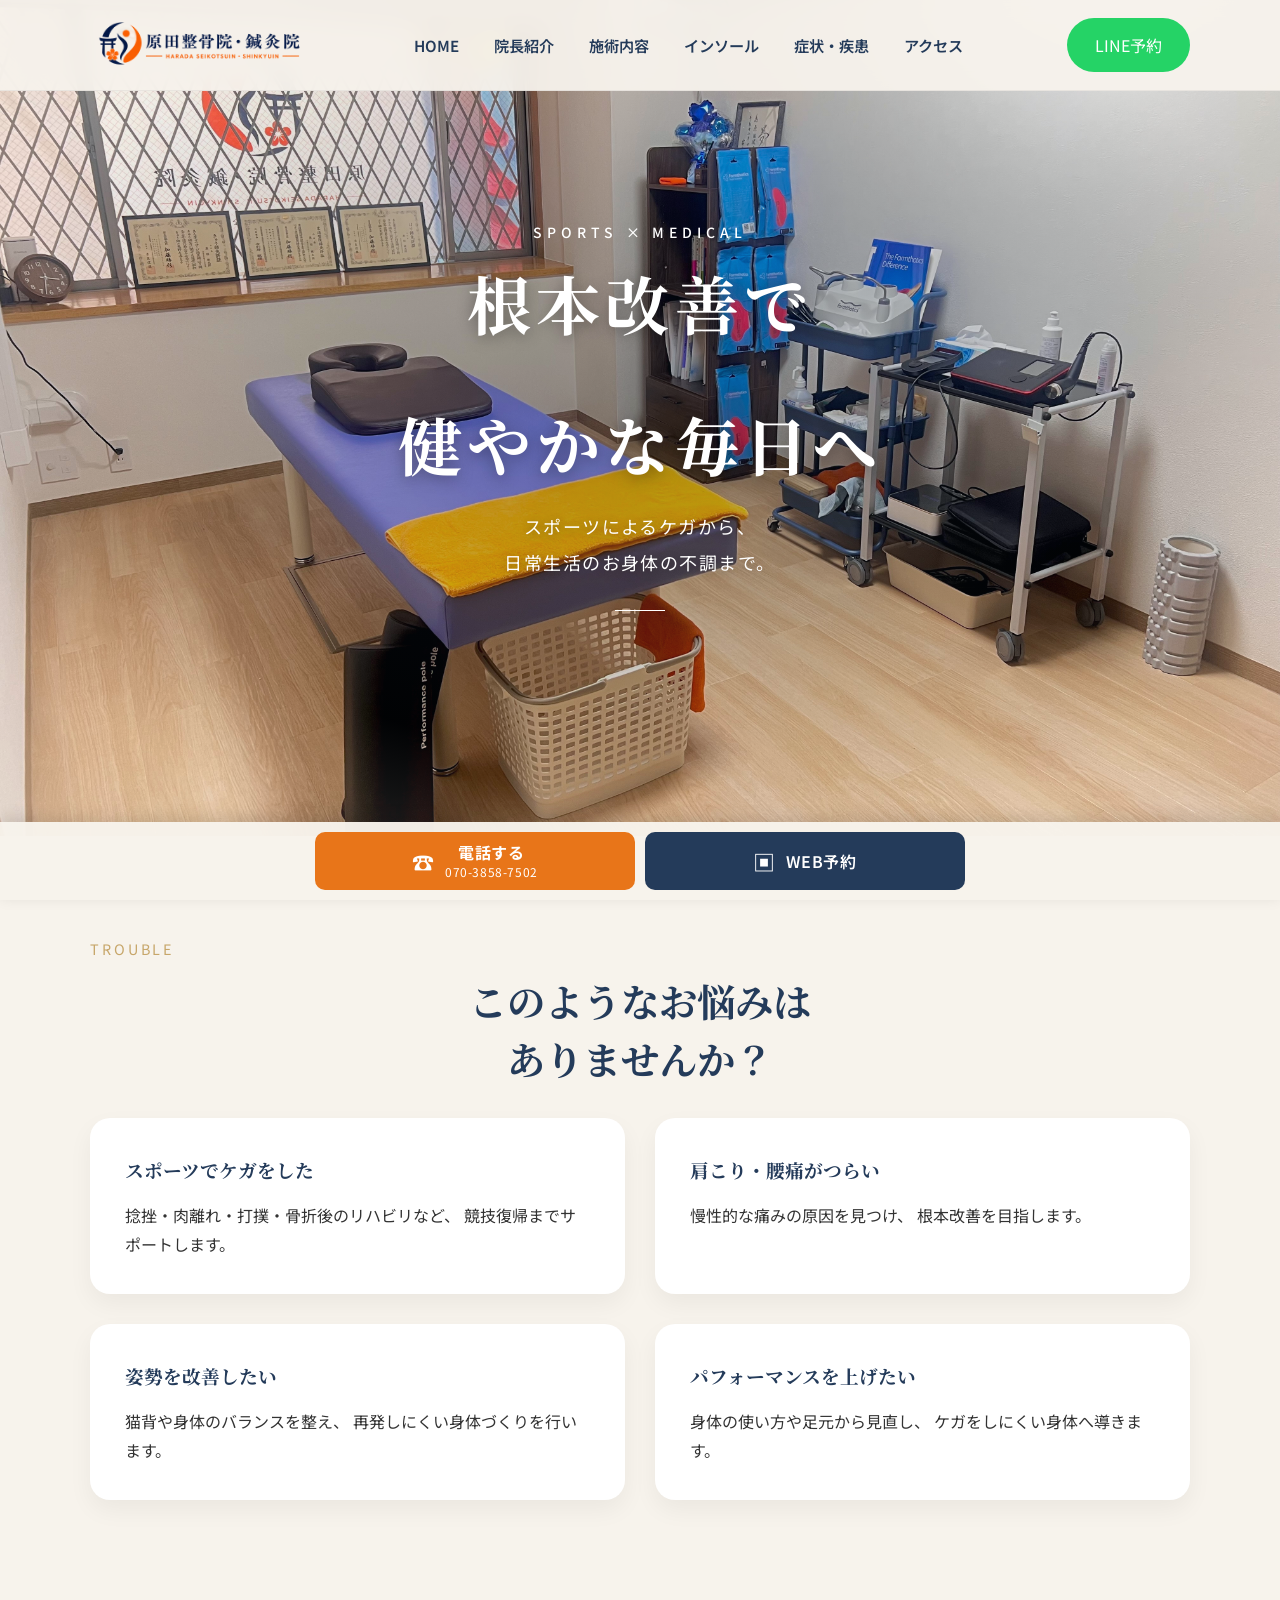
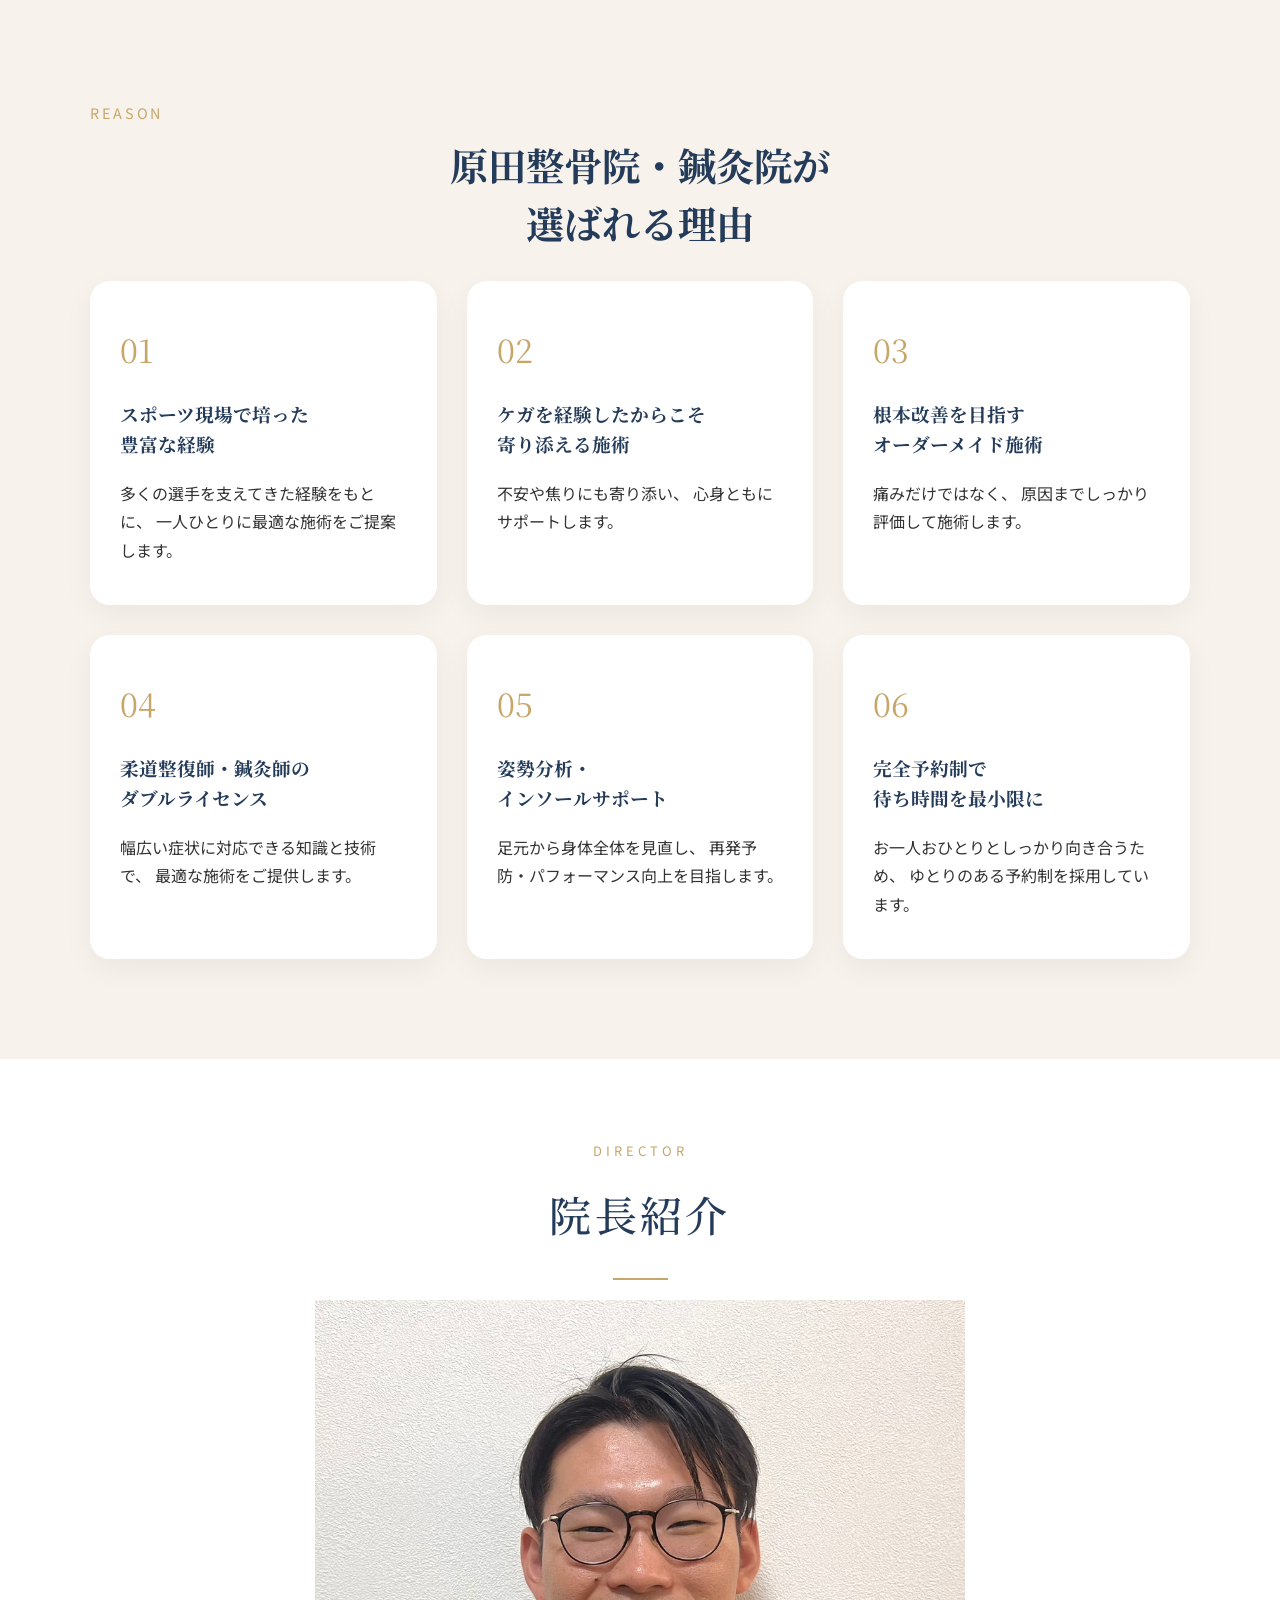
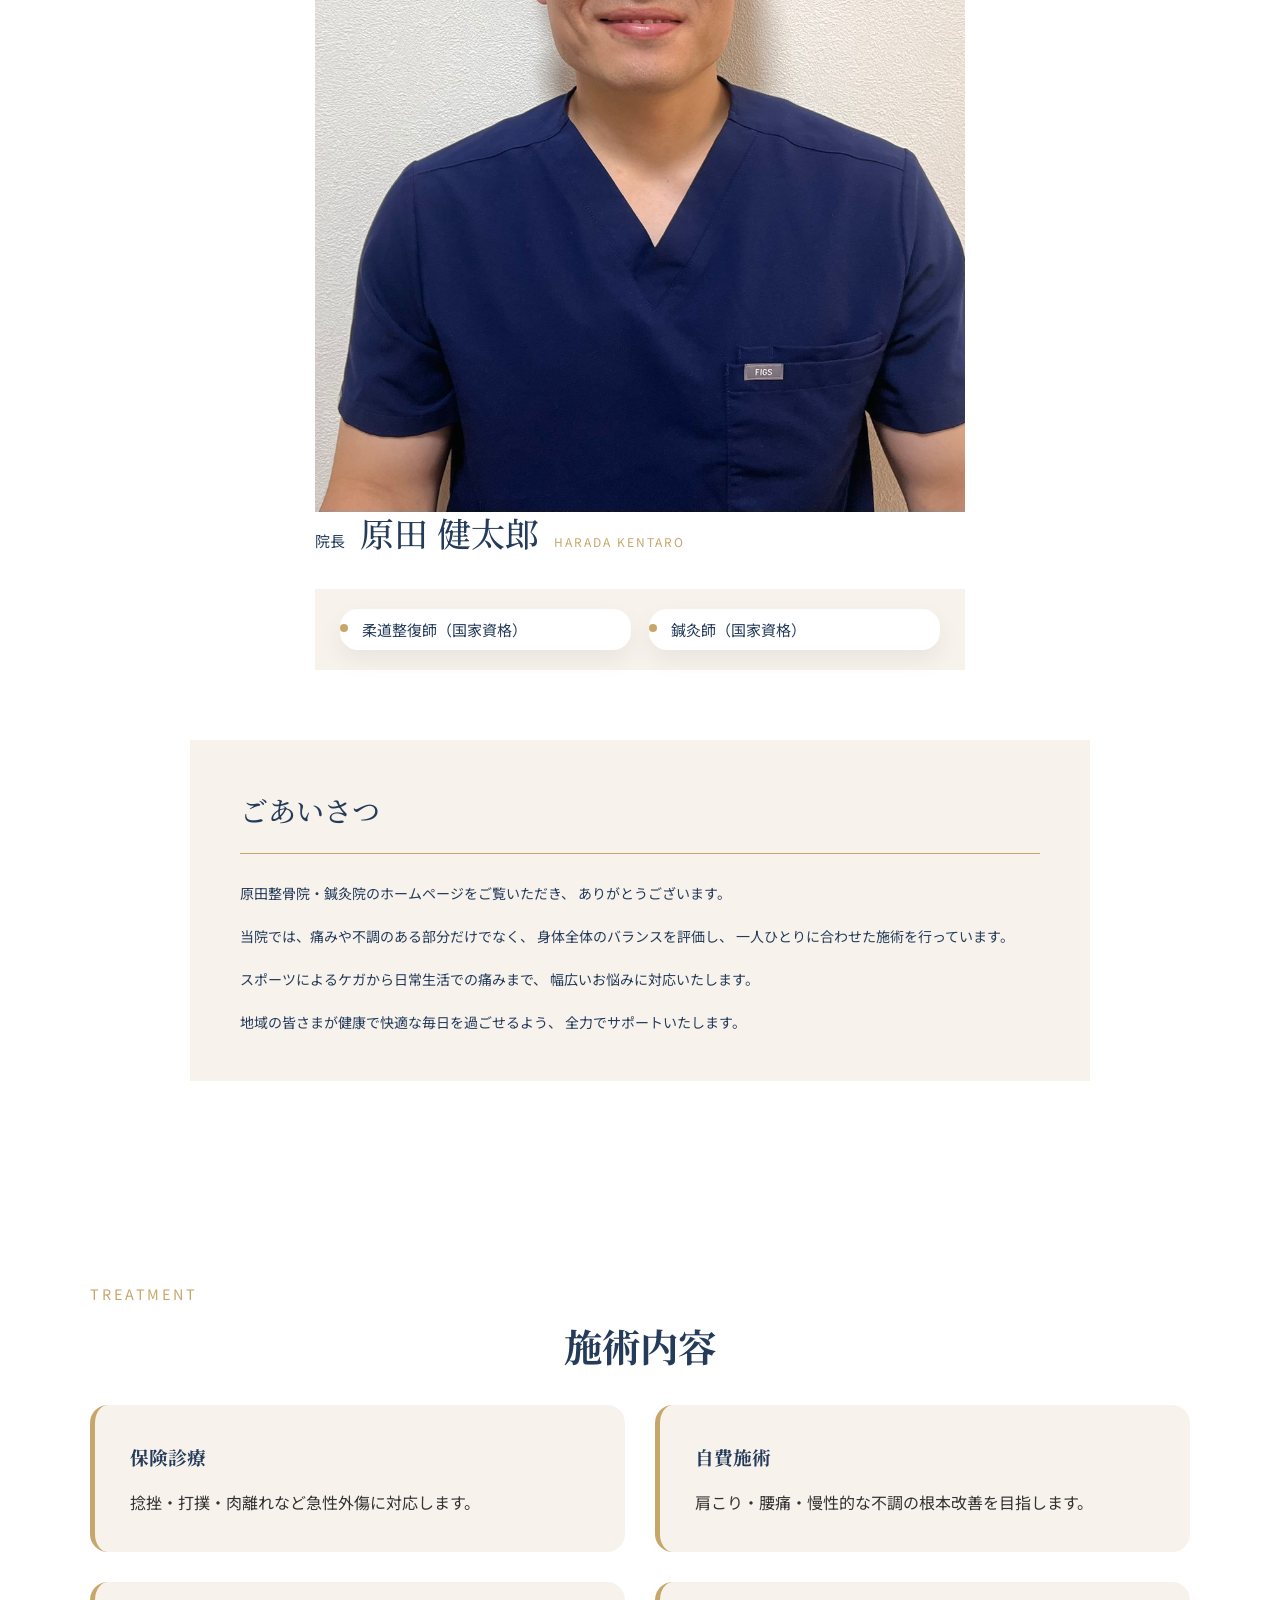
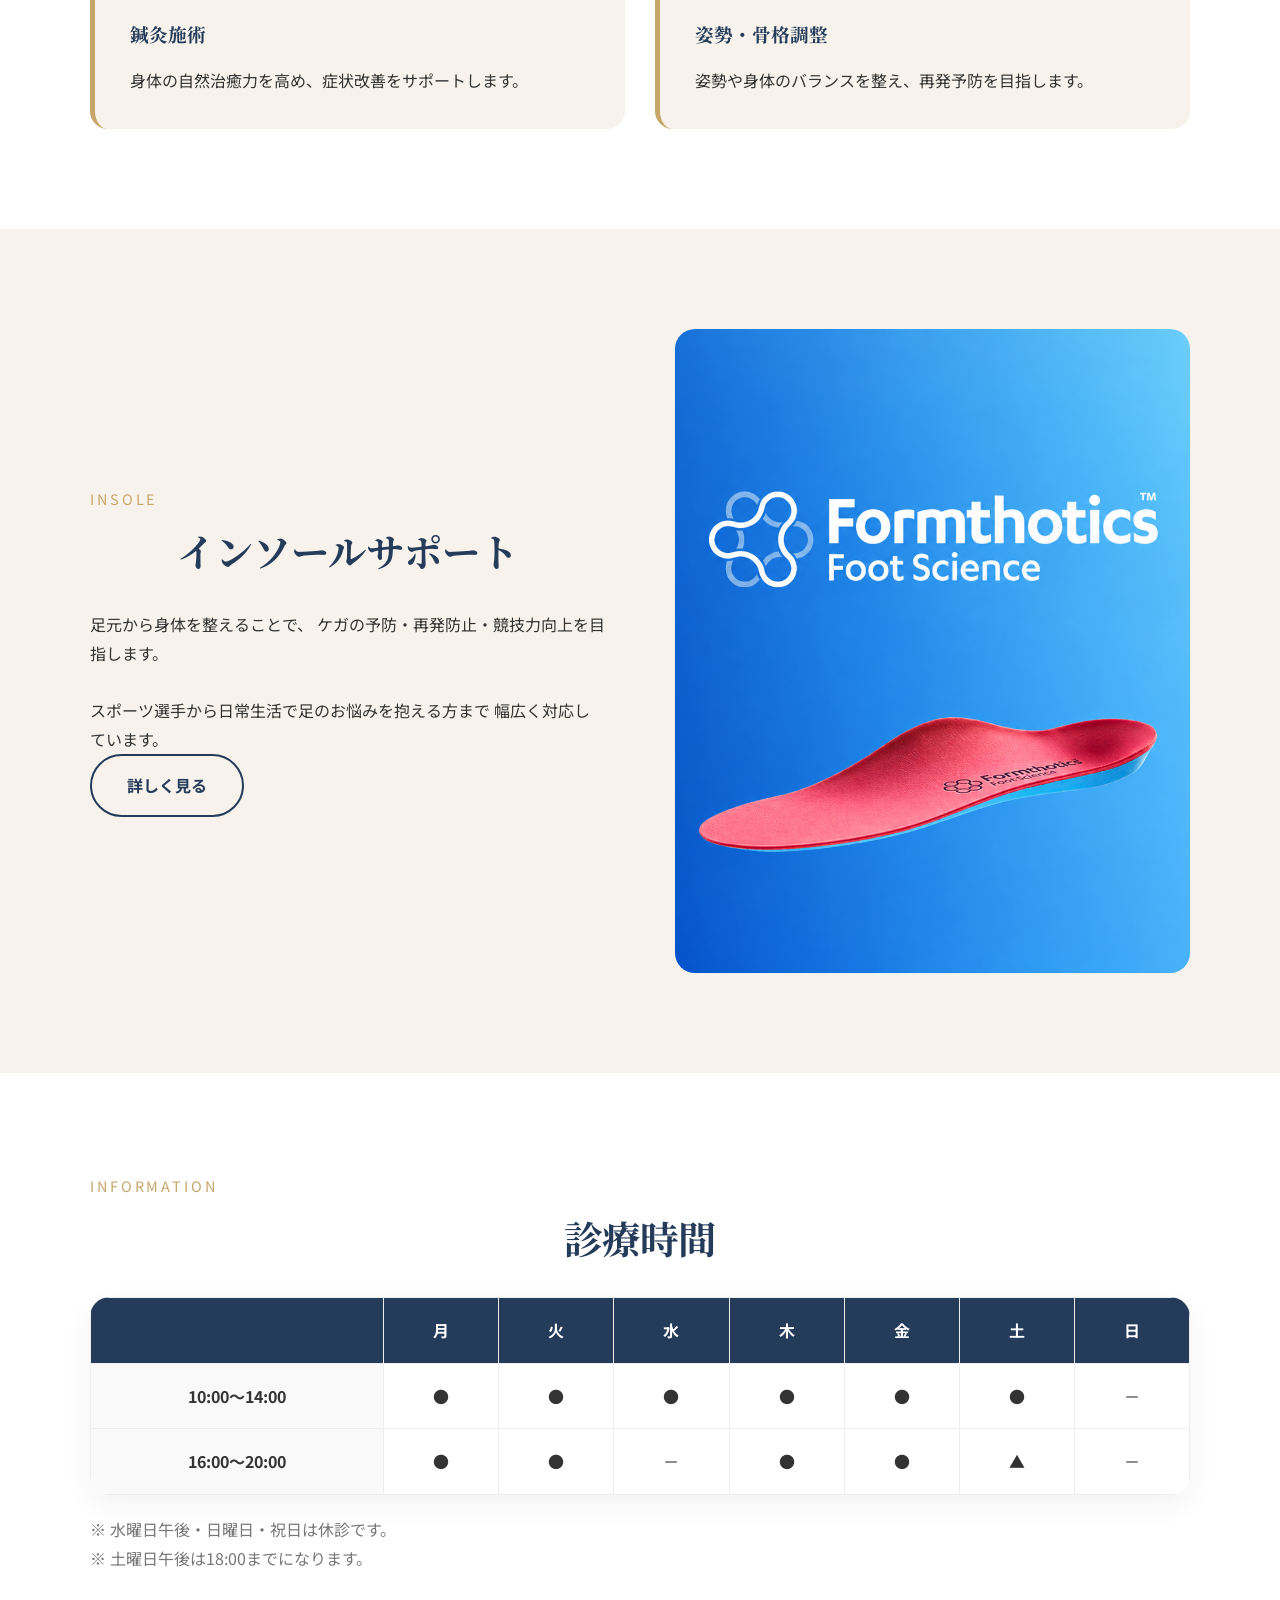
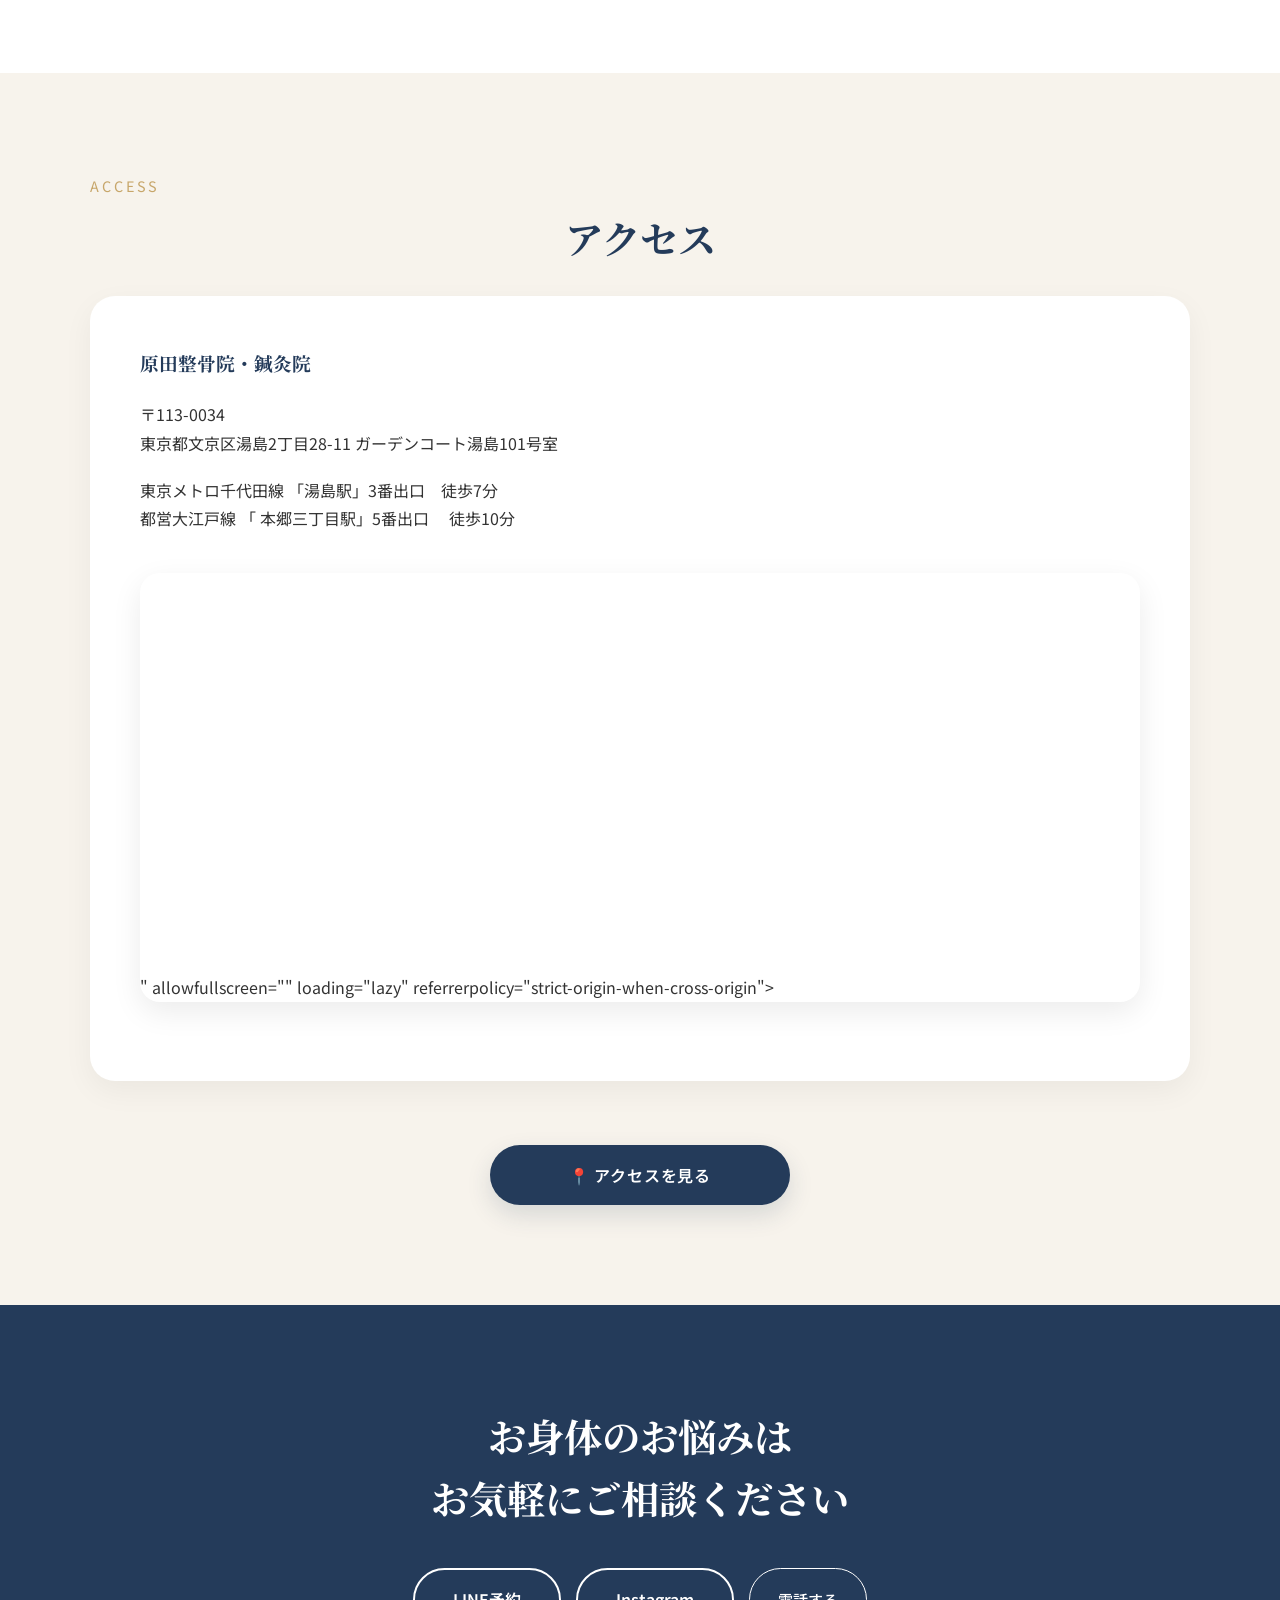
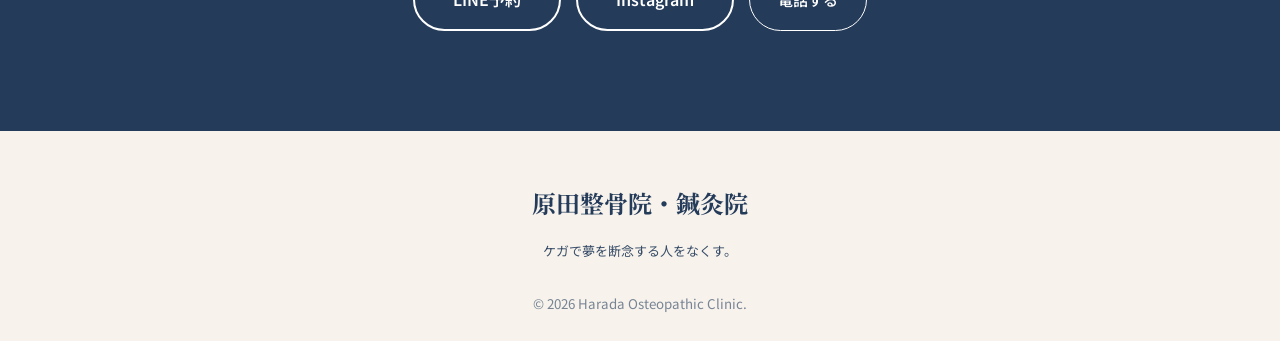
<file: index.html>
<!DOCTYPE html>
<html lang="ja">

<head>
    <meta charset="UTF-8">
    <meta name="viewport" content="width=device-width, initial-scale=1.0">

    <title>原田整骨院・鍼灸院｜文京区湯島</title>

    <meta name="description"
        content="文京区湯島の原田整骨院・鍼灸院。スポーツによるケガから肩こり・腰痛・姿勢改善まで、一人ひとりに合わせた施術をご提供します。">

    <link rel="preconnect" href="https://fonts.googleapis.com">
    <link rel="preconnect" href="https://fonts.gstatic.com" crossorigin>

    <link href="https://fonts.googleapis.com/css2?family=Noto+Sans+JP:wght@300;400;500;700&family=Noto+Serif+JP:wght@500;700&display=swap"
        rel="stylesheet">

    <link rel="stylesheet" href="style.css">
</head>

<body>

    <!-- ==========================
        Header
    =========================== -->

    <header class="header">

        <div class="container header-inner">

        <a href="#" class="logo">
    <img src="logo-header.png" alt="原田整骨院・鍼灸院">
</a>
            
            <nav class="nav">

                <ul>

                    <li><a href="#">HOME</a></li>

                    <li><a href="#about">院長紹介</a></li>

                    <li><a href="#treatment">施術内容</a></li>

                    <li><a href="#insole">インソール</a></li>

                    <li><a href="symptoms.html">症状・疾患</a></li>  

                    <li><a href="#access">アクセス</a></li>

                </ul>

            </nav>

            <a href="https://line.me/R/ti/p/@600itvvo" class="reserve-btn">
                LINE予約
            </a>

            <button class="hamburger">

                <span></span>
                <span></span>
                <span></span>

            </button>

        </div>

    </header>





    <!-- ==========================
        Hero
    =========================== -->
<section class="hero">

    <div class="hero-overlay"></div>

    <div class="hero-content">

        <p class="hero-subtitle">
            SPORTS × MEDICAL
        </p>

        <h1>
             <span>根本改善で</span>
        　　 <span>健やかな毎日へ</span>
        </h1>

        <p class="hero-description">
            スポーツによるケガから、<br>
            日常生活のお身体の不調まで。
        </p>

        <div class="hero-line"></div>

    </section>

    <!-- ==========================
        Problems
    =========================== -->

    <section class="problems fade">

        <div class="container">

            <p class="section-subtitle">

                TROUBLE

            </p>

            <h2 class="section-title">

                このようなお悩みは<br>
                ありませんか？

            </h2>

            <div class="problem-grid">

                <div class="problem-card">

                    <h3>スポーツでケガをした</h3>

                    <p>
                        捻挫・肉離れ・打撲・骨折後のリハビリなど、
                        競技復帰までサポートします。
                    </p>

                </div>

                <div class="problem-card">

                    <h3>肩こり・腰痛がつらい</h3>

                    <p>
                        慢性的な痛みの原因を見つけ、
                        根本改善を目指します。
                    </p>

                </div>

                <div class="problem-card">

                    <h3>姿勢を改善したい</h3>

                    <p>

                        猫背や身体のバランスを整え、
                        再発しにくい身体づくりを行います。

                    </p>

                </div>

                <div class="problem-card">

                    <h3>パフォーマンスを上げたい</h3>

                    <p>

                        身体の使い方や足元から見直し、
                        ケガをしにくい身体へ導きます。

                    </p>

                </div>

            </div>

        </div>

    </section>






    <!-- ==========================
        Reason
    =========================== -->

    <section class="reason fade">

        <div class="container">

            <p class="section-subtitle">

                REASON

            </p>

            <h2 class="section-title">

                原田整骨院・鍼灸院が<br>
                選ばれる理由

            </h2>

            <div class="reason-grid">

                <article class="reason-card">

                    <span>01</span>

                    <h3>

                        スポーツ現場で培った<br>
                        豊富な経験

                    </h3>

                    <p>

                        多くの選手を支えてきた経験をもとに、
                        一人ひとりに最適な施術をご提案します。

                    </p>

                </article>

                <article class="reason-card">

                    <span>02</span>

                    <h3>

                        ケガを経験したからこそ<br>
                        寄り添える施術

                    </h3>

                    <p>

                        不安や焦りにも寄り添い、
                        心身ともにサポートします。

                    </p>

                </article>

                <article class="reason-card">

                    <span>03</span>

                    <h3>

                        根本改善を目指す<br>
                        オーダーメイド施術

                    </h3>

                    <p>

                        痛みだけではなく、
                        原因までしっかり評価して施術します。

                    </p>

                </article>

                <article class="reason-card">

                    <span>04</span>

                    <h3>

                        柔道整復師・鍼灸師の<br>
                        ダブルライセンス

                    </h3>

                    <p>

                        幅広い症状に対応できる知識と技術で、
                        最適な施術をご提供します。

                    </p>

                </article>

                <article class="reason-card">

                    <span>05</span>

                    <h3>

                        姿勢分析・<br>
                        インソールサポート

                    </h3>

                    <p>

                        足元から身体全体を見直し、
                        再発予防・パフォーマンス向上を目指します。

                    </p>

                </article>

                <article class="reason-card">

                    <span>06</span>

                    <h3>

                        完全予約制で<br>
                        待ち時間を最小限に

                    </h3>

                    <p>

                        お一人おひとりとしっかり向き合うため、
                        ゆとりのある予約制を採用しています。

                    </p>

                </article>

            </div>

        </div>

    </section>

        <!-- ==========================
        About
    =========================== -->

    <section id="about" class="director-section">

    <div class="director-container">

        <!-- 院長紹介タイトル -->
        <div class="director-title">

            <p class="director-en">DIRECTOR</p>

            <h2>院長紹介</h2>

            <div class="director-line"></div>

        </div>


        <!-- 院長写真 -->
        <div class="director-photo">

            <img
                src="images/director.jpg"
                alt="原田整骨院・鍼灸院 院長 原田健太郎"
            >

        </div>


        <!-- 名前・資格 -->
        <div class="director-profile">

            <div class="director-name">

                <span>院長</span>

                <strong>原田 健太郎</strong>

                <small>HARADA KENTARO</small>

            </div>


            <ul class="director-qualifications">

                <li>柔道整復師（国家資格）</li>

                <li>鍼灸師（国家資格）</li>

            </ul>

        </div>


    </div>


    <!-- ごあいさつ -->

    <div class="director-message">

        <h3>ごあいさつ</h3>

        <div class="director-message-text">

            <p>
                原田整骨院・鍼灸院のホームページをご覧いただき、
                ありがとうございます。
            </p>

            <p>
                当院では、痛みや不調のある部分だけでなく、
                身体全体のバランスを評価し、
                一人ひとりに合わせた施術を行っています。
            </p>

            <p>
                スポーツによるケガから日常生活での痛みまで、
                幅広いお悩みに対応いたします。
            </p>

            <p>
                地域の皆さまが健康で快適な毎日を過ごせるよう、
                全力でサポートいたします。
            </p>

        </div>

    </div>

</section>



    <!-- ==========================
        Treatment
    =========================== -->

    <section class="treatment fade" id="treatment">

        <div class="container">

            <p class="section-subtitle">
                TREATMENT
            </p>

            <h2 class="section-title">
                施術内容
            </h2>

            <div class="treatment-grid">

                <div class="treatment-card">
                    <h3>保険診療</h3>
                    <p>捻挫・打撲・肉離れなど急性外傷に対応します。</p>
                </div>

                <div class="treatment-card">
                    <h3>自費施術</h3>
                    <p>肩こり・腰痛・慢性的な不調の根本改善を目指します。</p>
                </div>

                <div class="treatment-card">
                    <h3>鍼灸施術</h3>
                    <p>身体の自然治癒力を高め、症状改善をサポートします。</p>
                </div>

                <div class="treatment-card">
                    <h3>姿勢・骨格調整</h3>
                    <p>姿勢や身体のバランスを整え、再発予防を目指します。</p>
                </div>

            </div>

        </div>

    </section>



    <!-- ==========================
        Insole
    =========================== -->

    <section class="insole fade" id="insole">

        <div class="container insole-inner">

            <div class="insole-text">

                <p class="section-subtitle">
                    INSOLE
                </p>

                <h2 class="section-title">
                    インソールサポート
                </h2>

                <p>

                    足元から身体を整えることで、
                    ケガの予防・再発防止・競技力向上を目指します。

                    <br><br>

                    スポーツ選手から日常生活で足のお悩みを抱える方まで
                    幅広く対応しています。

                </p>

                <a href="insole.html" class="more-btn">
                    詳しく見る
                </a>

            </div>

            <div class="insole-image">

                <img src="images/insole.png" alt="インソール" >
                    </div>

            </div>

    </section>



    <!-- ==========================
        Time
    =========================== -->

    <section class="time fade">

        <div class="container">

            <p class="section-subtitle">
                INFORMATION
            </p>

            <h2 class="section-title">
                診療時間
            </h2>

            <table class="time-table">

    <tr>
        <th></th>
        <th>月</th>
        <th>火</th>
        <th>水</th>
        <th>木</th>
        <th>金</th>
        <th>土</th>
        <th>日</th>
    </tr>

    <tr>
        <td>10:00〜14:00</td>
        <td>●</td>
        <td>●</td>
        <td>●</td>
        <td>●</td>
        <td>●</td>
        <td>●</td>
        <td>－</td>
    </tr>

    <tr>
        <td>16:00〜20:00</td>
        <td>●</td>
        <td>●</td>
        <td>－</td>
        <td>●</td>
        <td>●</td>
        <td>▲</td>
        <td>－</td>
    </tr>

</table>

<p class="note">
    ※ 水曜日午後・日曜日・祝日は休診です。<br>
    ※ 土曜日午後は18:00までになります。
</p>
            
        </div>

    </section>



    <!-- ==========================
        Access
    =========================== -->

    <section class="access fade" id="access">

        <div class="container">

            <p class="section-subtitle">
                ACCESS
            </p>

            <h2 class="section-title">
                アクセス
            </h2>

            <div class="access-box">

                <h3>
                    原田整骨院・鍼灸院
                </h3>

                <p>
                    〒113-0034
                    <br>
                    東京都文京区湯島2丁目28-11
                    ガーデンコート湯島101号室
                </p>

                <p>

                    東京メトロ千代田線
                    「湯島駅」3番出口　徒歩7分

                    <br>

                    都営大江戸線
                   「 本郷三丁目駅」5番出口　 徒歩10分

                </p>

            <div class="map">

    <iframe
        src="https://www.google.com/maps/embed?pb=!1m18!1m12!1m3!1d3239.7982134724075!2d139.763242576155!3d35.70658292858036!2m3!1f0!2f0!3f0!3m2!1i1024!2i768!4f13.1!3m3!1m2!1s0x60188d3fcdd67469%3A0xf6a17e4ac4ffb47c!2z5Y6f55Sw5pW06aqo6Zmi44O76Y2854G46Zmi!5e0!3m2!1sja!2sjp!4v1787884282661!5m2!1sja!2sjp" width="600" height="450" style="border:0;" allowfullscreen="" loading="lazy" referrerpolicy="strict-origin-when-cross-origin"></iframe>"
        allowfullscreen=""
        loading="lazy"
        referrerpolicy="strict-origin-when-cross-origin">
    </iframe>

        </div>
　　　　 </div>
　　　　 </div>
<a href="https://maps.app.goo.gl/6AMXKjZLpCaJknLCA?g_st=ic"
   class="map-btn"
   target="_blank">

    📍 アクセスを見る
   
</a>
        

    </section>



    <!-- ==========================
        CTA
    =========================== -->

    <section class="cta">

        <div class="container">

            <h2>

                お身体のお悩みは<br>
                お気軽にご相談ください

            </h2>

            <div class="cta-buttons">

                <a href="https://line.me/R/ti/p/@600itvvo" class="btn line">
                    LINE予約
                </a>
                
                <a href="https://www.instagram.com/haradaseikotuin.sinkyuin/"
   class="btn instagram"
   target="_blank"
   rel="noopener">
    Instagram
</a>
                
                <a href="tel:07038587502" class="cta-btn">
                    電話する
                </a>

            </div>

        </div>

    </section>



    <!-- ==========================
        Footer
    =========================== -->

    <footer class="footer">

        <div class="container">

            <h2>

                原田整骨院・鍼灸院

            </h2>

            <p>

                ケガで夢を断念する人をなくす。

            </p>

            <small>

                © 2026 Harada Osteopathic Clinic.

            </small>

        </div>

    </footer>

    <!-- 下部固定CTA -->
<div class="fixed-cta">

    <a href="tel:07038587502" class="fixed-cta-phone">
        <span class="fixed-cta-icon">☎</span>
        <span class="fixed-cta-text">
            <strong>電話する</strong>
            <small>070-3858-7502</small>
        </span>
    </a>

    <a href="https://liff.line.me/2011515621-1LK1IAWq?shop_id=9542"
       class="fixed-cta-web"
       target="_blank"
       rel="noopener noreferrer">
        <span class="fixed-cta-icon">▣</span>
        <span>WEB予約</span>
    </a>

</div>
    
 <script src="script.js"></script>
    
</body>

</html>
</file>
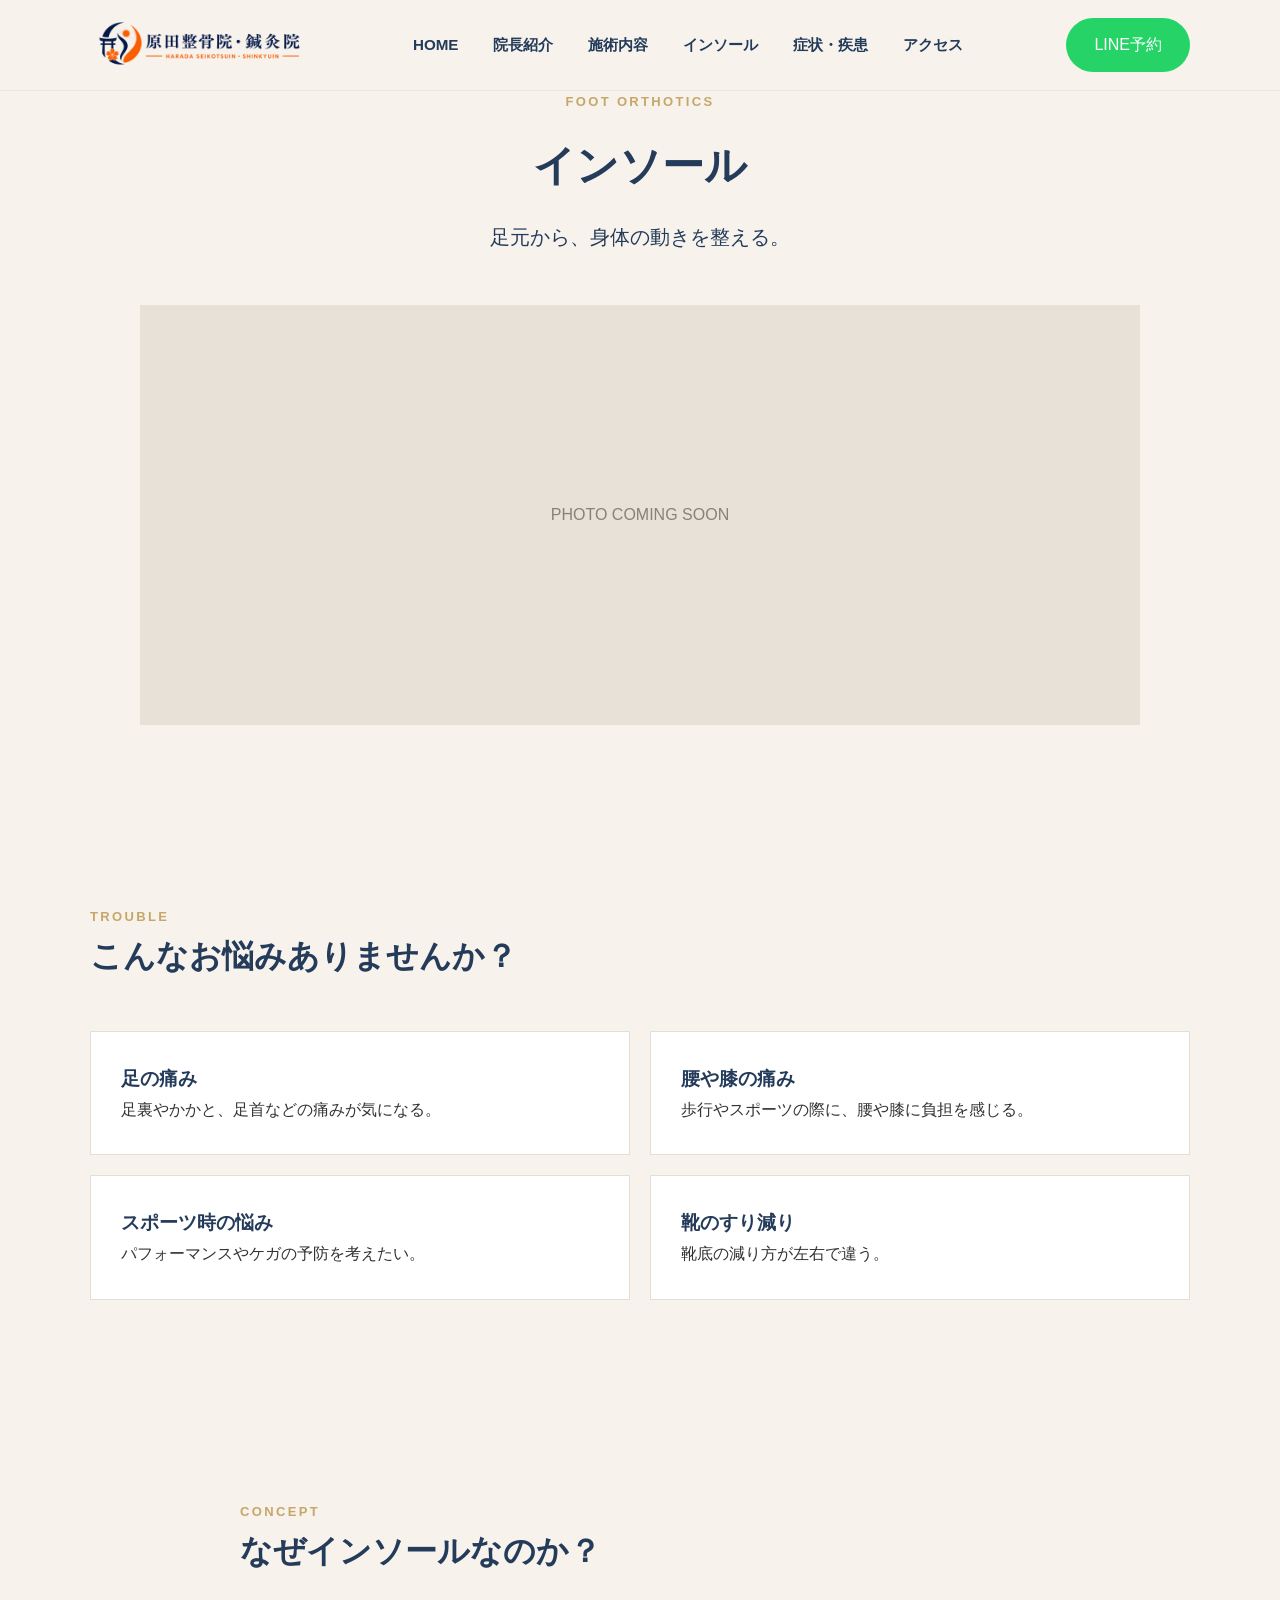
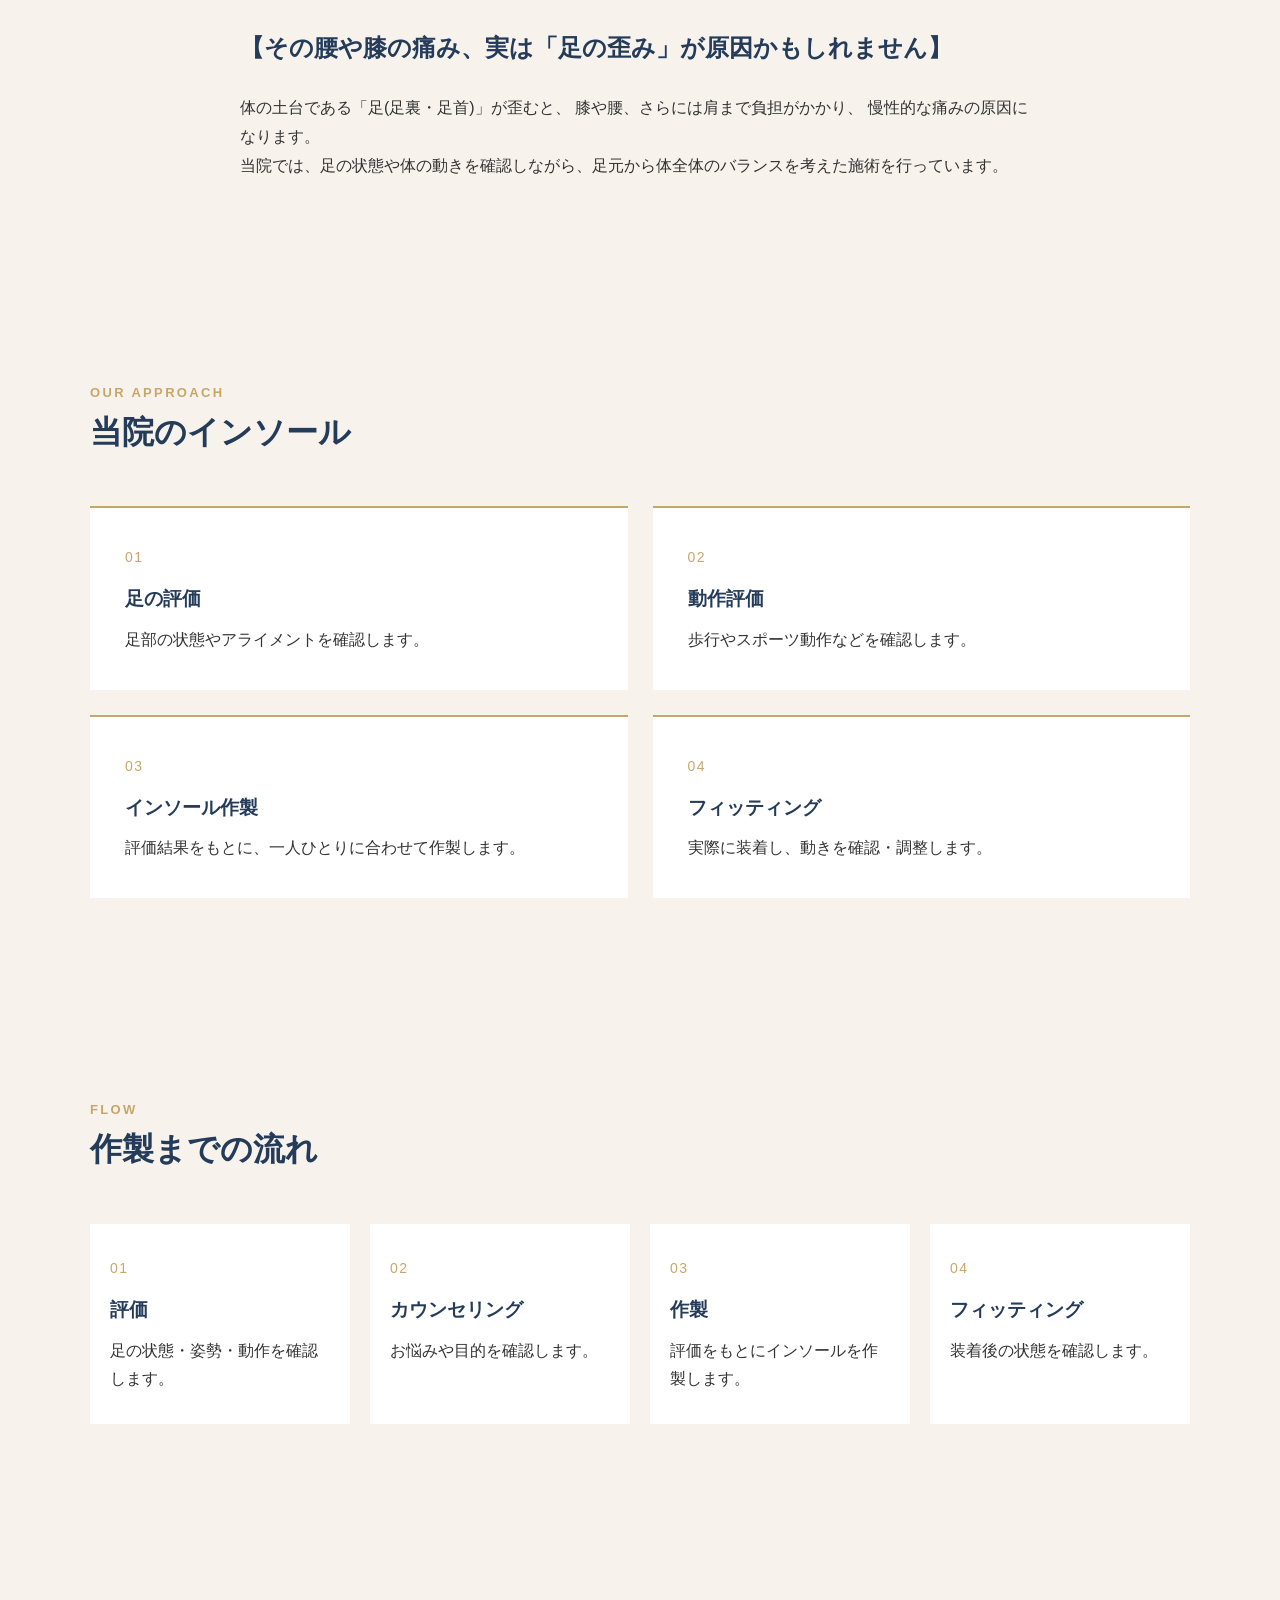
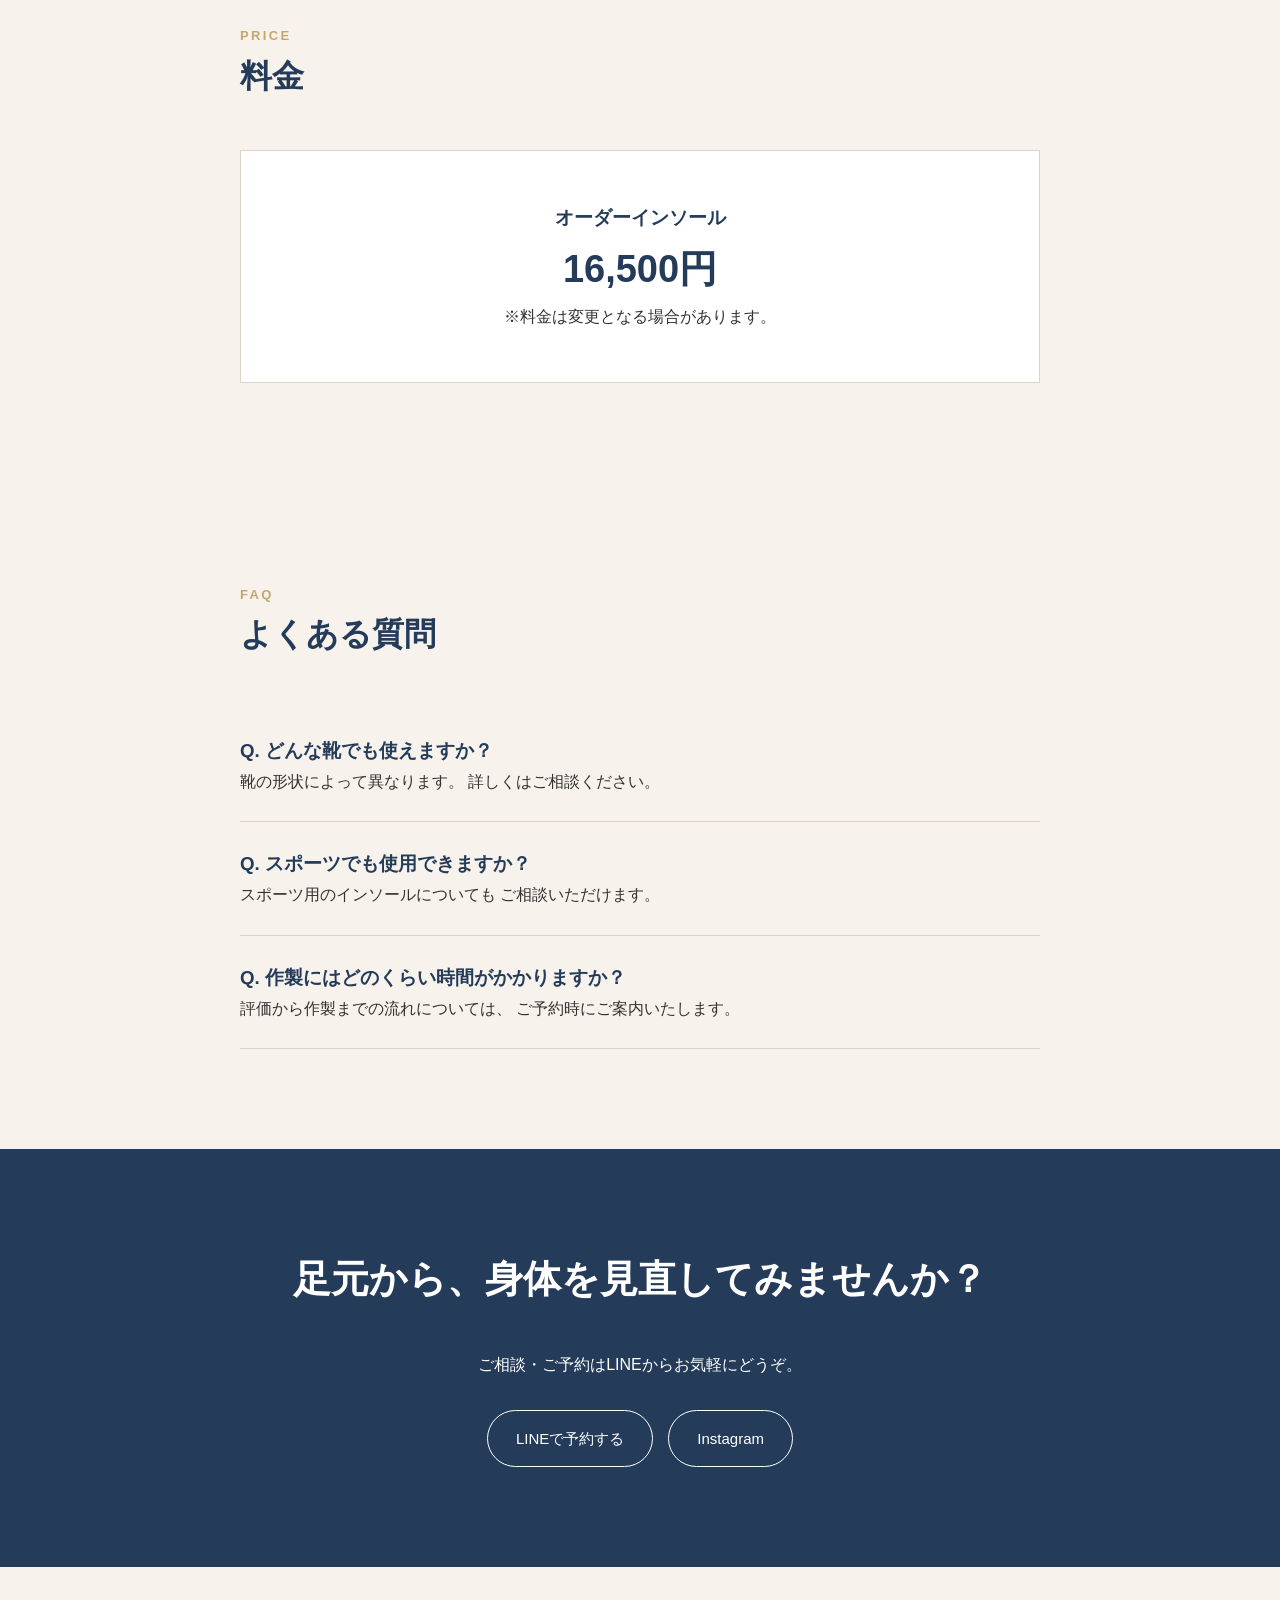
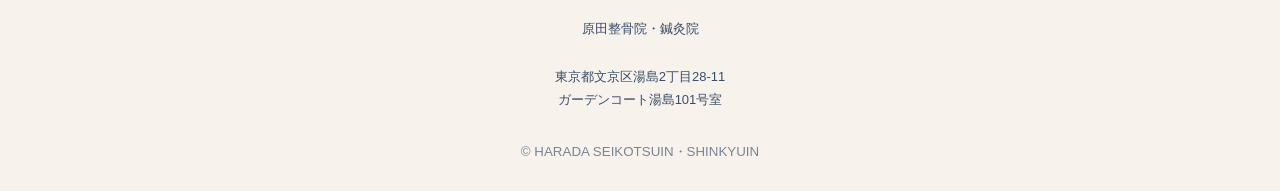
<file: insole.html>
<!DOCTYPE html>
<html lang="ja">

<head>
    <meta charset="UTF-8">

    <meta name="viewport" content="width=device-width, initial-scale=1.0">

    <title>インソール | 原田整骨院・鍼灸院</title>

    <meta name="description"
        content="原田整骨院・鍼灸院のインソールについて。足元から身体の動きを整え、一人ひとりに合わせたインソールをご提案します。">

    <link rel="stylesheet" href="style.css">

</head>

<body>

<!-- ==========================
     Header
=========================== -->

<header class="header">

    <div class="container header-inner">

        <a href="index.html" class="logo">
            <img src="logo-header.png" alt="原田整骨院・鍼灸院">
        </a>

        <nav class="nav">
            <ul>
                <li><a href="index.html">HOME</a></li>
                <li><a href="index.html#about">院長紹介</a></li>
                <li><a href="index.html#treatment">施術内容</a></li>
                <li><a href="insole.html">インソール</a></li>
                <li><a href="symptoms.html">症状・疾患</a></li>
                <li><a href="index.html#access">アクセス</a></li>
            </ul>
        </nav>

        <a href="https://line.me/R/ti/p/@600itvvo"
           class="reserve-btn">
            LINE予約
        </a>

        <button class="hamburger">
            <span></span>
            <span></span>
            <span></span>
        </button>

    </div>

</header>


<!-- ==========================
     Page Hero
=========================== -->

<section class="insole-hero">

    <div class="container">

        <p class="section-label">
            FOOT ORTHOTICS
        </p>

        <h1>
            インソール
        </h1>

        <p class="insole-catch">
            足元から、身体の動きを整える。
        </p>

        <div class="insole-hero-image">
            <span>PHOTO COMING SOON</span>
        </div>

    </div>

</section>


<!-- ==========================
     Trouble
=========================== -->

<section class="insole-section">

    <div class="container">

        <p class="section-label">
            TROUBLE
        </p>

        <h2>
            こんなお悩みありませんか？
        </h2>

        <div class="insole-trouble-grid">

            <div class="insole-card">
                <h3>足の痛み</h3>
                <p>
                    足裏やかかと、足首などの痛みが気になる。
                </p>
            </div>

            <div class="insole-card">
                <h3>腰や膝の痛み</h3>
                <p>
                    歩行やスポーツの際に、腰や膝に負担を感じる。
                </p>
            </div>

            <div class="insole-card">
                <h3>スポーツ時の悩み</h3>
                <p>
                    パフォーマンスやケガの予防を考えたい。
                </p>
            </div>

            <div class="insole-card">
                <h3>靴のすり減り</h3>
                <p>
                    靴底の減り方が左右で違う。
                </p>
            </div>

        </div>

    </div>

</section>


<!-- ==========================
     Concept
=========================== -->

<section class="insole-section insole-section-beige">

    <div class="container narrow">

        <p class="section-label">
            CONCEPT
        </p>

        <h2>
            なぜインソールなのか？
        </h2>

        <p class="insole-lead">
            【その腰や膝の痛み、実は「足の歪み」が原因かもしれません】
        </p>

        <p>
            体の土台である「足(足裏・足首)」が歪むと、
            膝や腰、さらには肩まで負担がかかり、
            慢性的な痛みの原因になります。
        </p>

        <p>
            当院では、足の状態や体の動きを確認しながら、足元から体全体のバランスを考えた施術を行っています。
        </p>
        
    </div>

</section>


<!-- ==========================
     Point
=========================== -->

<section class="insole-section">

    <div class="container">

        <p class="section-label">
            OUR APPROACH
        </p>

        <h2>
            当院のインソール
        </h2>

        <div class="insole-points">

            <div class="insole-point">
                <span>01</span>
                <h3>足の評価</h3>
                <p>
                    足部の状態やアライメントを確認します。
                </p>
            </div>

            <div class="insole-point">
                <span>02</span>
                <h3>動作評価</h3>
                <p>
                    歩行やスポーツ動作などを確認します。
                </p>
            </div>

            <div class="insole-point">
                <span>03</span>
                <h3>インソール作製</h3>
                <p>
                    評価結果をもとに、一人ひとりに合わせて作製します。
                </p>
            </div>

            <div class="insole-point">
                <span>04</span>
                <h3>フィッティング</h3>
                <p>
                    実際に装着し、動きを確認・調整します。
                </p>
            </div>

        </div>

    </div>

</section>


<!-- ==========================
     Flow
=========================== -->

<section class="insole-section insole-section-beige">

    <div class="container">

        <p class="section-label">
            FLOW
        </p>

        <h2>
            作製までの流れ
        </h2>

        <div class="insole-flow">

            <div>
                <span>01</span>
                <h3>評価</h3>
                <p>足の状態・姿勢・動作を確認します。</p>
            </div>

            <div>
                <span>02</span>
                <h3>カウンセリング</h3>
                <p>お悩みや目的を確認します。</p>
            </div>

            <div>
                <span>03</span>
                <h3>作製</h3>
                <p>評価をもとにインソールを作製します。</p>
            </div>

            <div>
                <span>04</span>
                <h3>フィッティング</h3>
                <p>装着後の状態を確認します。</p>
            </div>

        </div>

    </div>

</section>


<!-- ==========================
     Price
=========================== -->

<section class="insole-section">

    <div class="container narrow">

        <p class="section-label">
            PRICE
        </p>

        <h2>
            料金
        </h2>

        <div class="price-box">

            <h3>
                オーダーインソール
            </h3>

            <p class="price">
                16,500円
            </p>

            <p>
                ※料金は変更となる場合があります。
            </p>

        </div>

    </div>

</section>


<!-- ==========================
     FAQ
=========================== -->

<section class="insole-section insole-section-beige">

    <div class="container narrow">

        <p class="section-label">
            FAQ
        </p>

        <h2>
            よくある質問
        </h2>

        <div class="faq">

            <div class="faq-item">
                <h3>Q. どんな靴でも使えますか？</h3>
                <p>
                    靴の形状によって異なります。
                    詳しくはご相談ください。
                </p>
            </div>

            <div class="faq-item">
                <h3>Q. スポーツでも使用できますか？</h3>
                <p>
                    スポーツ用のインソールについても
                    ご相談いただけます。
                </p>
            </div>

            <div class="faq-item">
                <h3>Q. 作製にはどのくらい時間がかかりますか？</h3>
                <p>
                    評価から作製までの流れについては、
                    ご予約時にご案内いたします。
                </p>
            </div>

        </div>

    </div>

</section>


<!-- ==========================
     CTA
=========================== -->

<section class="cta">

    <div class="container">

        <h2>
            足元から、身体を見直してみませんか？
        </h2>

        <p>
            ご相談・ご予約はLINEからお気軽にどうぞ。
        </p>

        <div class="cta-buttons">

            <a href="https://line.me/R/ti/p/@600itvvo"
               class="cta-btn">
                LINEで予約する
            </a>

            <a href="https://www.instagram.com/haradaseikotuin.sinkyuin/"
               class="cta-btn"
               target="_blank"
               rel="noopener">
                Instagram
            </a>

        </div>

    </div>

</section>


<!-- ==========================
     Footer
=========================== -->

<footer class="footer">

    <div class="container">

        <p>
            原田整骨院・鍼灸院
        </p>

        <p>
            東京都文京区湯島2丁目28-11<br>
            ガーデンコート湯島101号室
        </p>

        <small>
            © HARADA SEIKOTSUIN・SHINKYUIN
        </small>

    </div>

</footer>

</body>
</html>
</file>
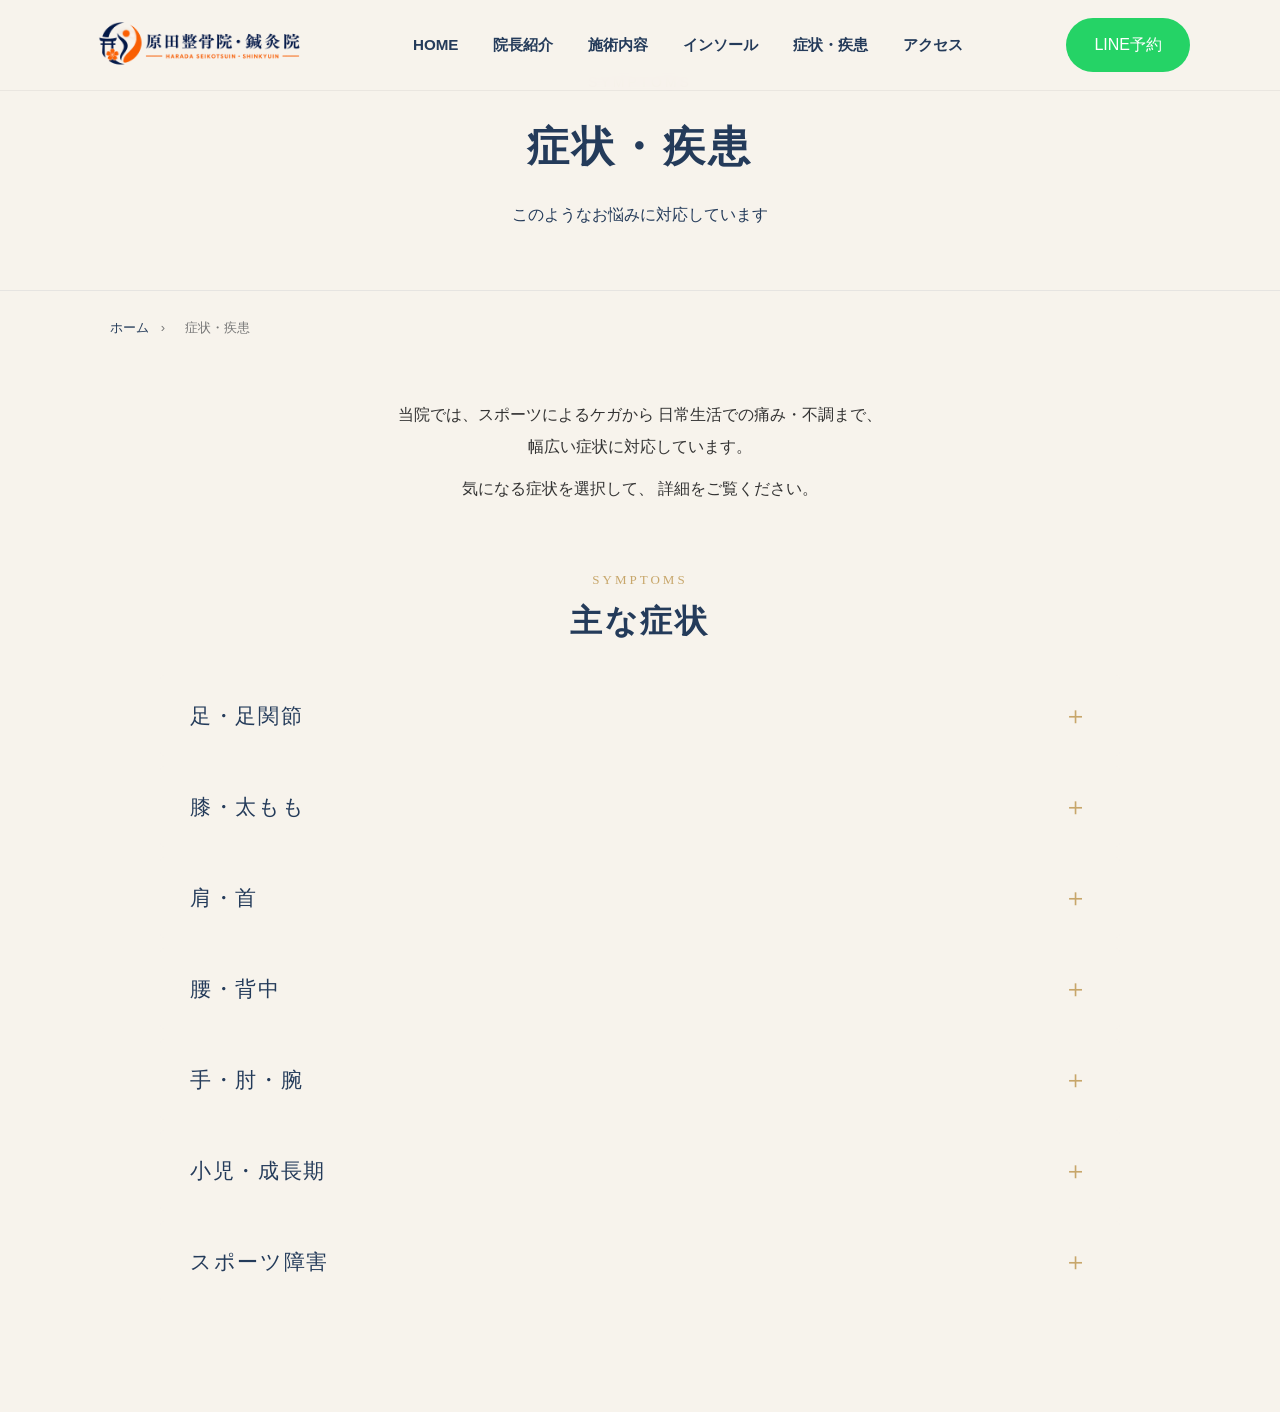
<file: symptoms.html>
<!DOCTYPE html>
<html lang="ja">

<head>
    <meta charset="UTF-8">
    <meta name="viewport" content="width=device-width, initial-scale=1.0">

    <title>症状・疾患 | 原田整骨院・鍼灸院</title>

    <meta name="description"
        content="原田整骨院・鍼灸院の症状・疾患一覧。足、膝、肩、首、腰、手、肘など、スポーツによるケガから日常生活での痛みまで対応しています。">

    <link rel="stylesheet" href="style.css">
</head>

<body>

<!-- =========================
     HEADER
========================= -->

<header class="header">

    <div class="container header-inner">

        <a href="index.html" class="logo">
            <img src="logo-header.png" alt="原田整骨院・鍼灸院">
        </a>

        <nav class="nav">
            <ul>
                <li><a href="index.html">HOME</a></li>
                <li><a href="index.html#about">院長紹介</a></li>
                <li><a href="index.html#treatment">施術内容</a></li>
                <li><a href="insole.html">インソール</a></li>
                <li><a href="symptoms.html">症状・疾患</a></li>
                <li><a href="index.html#access">アクセス</a></li>
            </ul>
        </nav>

        <a href="https://line.me/R/ti/p/@600itvvo"
           class="reserve-btn"
           target="_blank"
           rel="noopener">
            LINE予約
        </a>

        <button class="hamburger" aria-label="メニュー">
            <span></span>
            <span></span>
            <span></span>
        </button>

    </div>

</header>


<!-- =========================
     HERO
========================= -->

<section class="symptoms-hero">

    <div class="symptoms-hero-inner">

        <p class="symptoms-en">SYMPTOMS</p>

        <h1>症状・疾患</h1>

        <p>
            このようなお悩みに対応しています
        </p>

    </div>

</section>


<!-- =========================
     BREADCRUMB
========================= -->

<div class="symptoms-breadcrumb">

    <a href="index.html">ホーム</a>
    <span>›</span>
    <span>症状・疾患</span>

</div>


<!-- =========================
     INTRO
========================= -->

<section class="symptoms-intro">

    <p>
        当院では、スポーツによるケガから<br class="sp-only">
        日常生活での痛み・不調まで、<br>
        幅広い症状に対応しています。
    </p>

    <p>
        気になる症状を選択して、<br class="sp-only">
        詳細をご覧ください。
    </p>

</section>


<!-- =========================
     SYMPTOMS
========================= -->

<section class="symptoms-section">

    <div class="section-title">

        <p>SYMPTOMS</p>

        <h2>主な症状</h2>

    </div>


    <div class="symptoms-list">


        <!-- 足・足関節 -->
        <div class="symptom-category">

            <button class="symptom-category-btn">

                <span>足・足関節</span>

                <span class="symptom-icon">＋</span>

            </button>

            <div class="symptom-items">

                <a href="#" class="symptom-item">
                    <span>→</span>
                    足の痛み
                </a>

                <a href="#" class="symptom-item">
                    <span>→</span>
                    足関節捻挫
                </a>

                <a href="#" class="symptom-item">
                    <span>→</span>
                    足底腱膜炎
                </a>

                <a href="#" class="symptom-item">
                    <span>→</span>
                    アキレス腱炎
                </a>

                <a href="#" class="symptom-item">
                    <span>→</span>
                    外反母趾
                </a>

                <a href="#" class="symptom-item">
                    <span>→</span>
                    シンスプリント
                </a>

            </div>

        </div>


        <!-- 膝・太もも -->
        <div class="symptom-category">

            <button class="symptom-category-btn">

                <span>膝・太もも</span>

                <span class="symptom-icon">＋</span>

            </button>

            <div class="symptom-items">

                <a href="#" class="symptom-item">
                    <span>→</span>
                    膝の痛み
                </a>

                <a href="#" class="symptom-item">
                    <span>→</span>
                    オスグッド
                </a>

                <a href="#" class="symptom-item">
                    <span>→</span>
                    鵞足炎
                </a>

                <a href="#" class="symptom-item">
                    <span>→</span>
                    腸脛靭帯炎
                </a>

                <a href="#" class="symptom-item">
                    <span>→</span>
                    半月板損傷
                </a>

                <a href="#" class="symptom-item">
                    <span>→</span>
                    前十字靭帯損傷
                </a>

                <a href="#" class="symptom-item">
                    <span>→</span>
                    成長期の膝の痛み
                </a>

            </div>

        </div>


        <!-- 肩・首 -->
        <div class="symptom-category">

            <button class="symptom-category-btn">

                <span>肩・首</span>

                <span class="symptom-icon">＋</span>

            </button>

            <div class="symptom-items">

                <a href="#" class="symptom-item">
                    <span>→</span>
                    肩こり
                </a>

                <a href="#" class="symptom-item">
                    <span>→</span>
                    肩の痛み
                </a>

                <a href="#" class="symptom-item">
                    <span>→</span>
                    腱板損傷
                </a>

                <a href="#" class="symptom-item">
                    <span>→</span>
                    野球肩
                </a>

                <a href="#" class="symptom-item">
                    <span>→</span>
                    首の痛み
                </a>

                <a href="#" class="symptom-item">
                    <span>→</span>
                    寝違え
                </a>

            </div>

        </div>


        <!-- 腰・背中 -->
        <div class="symptom-category">

            <button class="symptom-category-btn">

                <span>腰・背中</span>

                <span class="symptom-icon">＋</span>

            </button>

            <div class="symptom-items">

                <a href="#" class="symptom-item">
                    <span>→</span>
                    腰痛
                </a>

                <a href="#" class="symptom-item">
                    <span>→</span>
                    ぎっくり腰
                </a>

                <a href="#" class="symptom-item">
                    <span>→</span>
                    椎間板ヘルニア
                </a>

                <a href="#" class="symptom-item">
                    <span>→</span>
                    坐骨神経痛
                </a>

                <a href="#" class="symptom-item">
                    <span>→</span>
                    脊柱管狭窄症
                </a>

                <a href="#" class="symptom-item">
                    <span>→</span>
                    背中の痛み
                </a>

            </div>

        </div>


        <!-- 手・肘・腕 -->
        <div class="symptom-category">

            <button class="symptom-category-btn">

                <span>手・肘・腕</span>

                <span class="symptom-icon">＋</span>

            </button>

            <div class="symptom-items">

                <a href="#" class="symptom-item">
                    <span>→</span>
                    手首の痛み
                </a>

                <a href="#" class="symptom-item">
                    <span>→</span>
                    テニス肘
                </a>

                <a href="#" class="symptom-item">
                    <span>→</span>
                    野球肘
                </a>

                <a href="#" class="symptom-item">
                    <span>→</span>
                    ばね指
                </a>

                <a href="#" class="symptom-item">
                    <span>→</span>
                    TFCC損傷
                </a>

                <a href="#" class="symptom-item">
                    <span>→</span>
                    手や腕のしびれ
                </a>

            </div>

        </div>


        <!-- 小児・成長期 -->
        <div class="symptom-category">

            <button class="symptom-category-btn">

                <span>小児・成長期</span>

                <span class="symptom-icon">＋</span>

            </button>

            <div class="symptom-items">

                <a href="#" class="symptom-item">
                    <span>→</span>
                    オスグッド
                </a>

                <a href="#" class="symptom-item">
                    <span>→</span>
                    成長期の膝の痛み
                </a>

                <a href="#" class="symptom-item">
                    <span>→</span>
                    成長期のかかとの痛み
                </a>

                <a href="#" class="symptom-item">
                    <span>→</span>
                    スポーツ障害
                </a>

            </div>

        </div>


        <!-- スポーツ障害 -->
        <div class="symptom-category">

            <button class="symptom-category-btn">

                <span>スポーツ障害</span>

                <span class="symptom-icon">＋</span>

            </button>

            <div class="symptom-items">

                <a href="#" class="symptom-item">
                    <span>→</span>
                    スポーツによるケガ
                </a>

                <a href="#" class="symptom-item">
                    <span>→</span>
                    肉離れ
                </a>

                <a href="#" class="symptom-item">
                    <span>→</span>
                    捻挫
                </a>

                <a href="#" class="symptom-item">
                    <span>→</span>
                    打撲
                </a>

                <a href="#" class="symptom-item">
                    <span>→</span>
                    疲労骨折
                </a>

                <a href="#" class="symptom-item">
                    <span>→</span>
                    スポーツ復帰サポート
                </a>

            </div>
</file>
<file: style.css>
/* ===============================
   Harada Osteopathic Clinic
   style.css
=============================== */

:root{

    --main:#243B5A;
    --accent:#C7A66A;
    --bg:#F7F3EC;
    --white:#ffffff;
    --text:#333333;

}

*{
    margin:0;
    padding:0;
    box-sizing:border-box;
}

html{

    scroll-behavior:smooth;

}

body{

    font-family:"Noto Sans JP",sans-serif;

    background:var(--bg);

    color:var(--text);

    line-height:1.8;

    overflow-x:hidden;

}

img{

    width:100%;

    display:block;

}

a{

    text-decoration:none;

    color:inherit;

}

ul{

    list-style:none;

}

.container{

    width:min(1100px,90%);

    margin:auto;

}

section{

    padding:100px 0;

}

/* ===============================
Section
=============================== */

.section-subtitle{

    color:var(--accent);

    letter-spacing:.2em;

    font-size:.9rem;

    margin-bottom:10px;

    text-transform:uppercase;

}

.section-title{

    font-family:"Noto Serif JP",serif;

    color:var(--main);

    font-size:2.4rem;

    line-height:1.5;

    margin-bottom:50px;

}

/* ===============================
Header
=============================== */

.header{

    position:fixed;

    top:0;

    left:0;

    width:100%;

    z-index:999;

    background:rgba(247,243,236,.95);

    backdrop-filter:blur(10px);

    border-bottom:1px solid rgba(0,0,0,.05);

}

.header-inner{

    height:90px;

    display:flex;

    justify-content:space-between;

    align-items:center;

}

.logo{

    font-family:"Noto Serif JP",serif;

    font-size:1.3rem;

    color:var(--main);

    font-weight:bold;

}

.nav ul{

    display:flex;

    gap:35px;

}

.nav a{

    color:var(--main);

    transition:.3s;

    font-size:.95rem;

}

.nav a:hover{

    color:var(--accent);

}

.reserve-btn{

    background:#25D366;

    color:#fff;

    padding:13px 28px;

    border-radius:50px;

    transition:.3s;

}

.reserve-btn:hover{

    transform:translateY(-3px);

}

.hamburger{

    display:none;

}

/* ===============================
Hero
=============================== */

.hero{

    padding-top:180px;

    padding-bottom:120px;

}

.hero-inner{

    display:grid;

    grid-template-columns:1fr 1fr;

    gap:70px;

    align-items:center;

}

.hero-copy-small{

    color:var(--accent);

    letter-spacing:.25em;

    margin-bottom:15px;

}

.hero h1{

    font-family:"Noto Serif JP",serif;

    color:var(--main);

    font-size:3.8rem;

    line-height:1.35;

    margin-bottom:30px;

}

.hero-description{

    font-size:1.05rem;

    margin-bottom:40px;

}

.hero-buttons{

    display:flex;

    gap:20px;

    flex-wrap:wrap;

}

.btn{

    display:inline-block;

    padding:15px 38px;

    border-radius:50px;

    transition:.35s;

    font-weight:bold;

}

.btn:hover{

    transform:translateY(-4px);

}

.btn.line{

    background:#25D366;

    color:#fff;

}

.instagram-btn{
    display:inline-block;
    padding:12px 25px;
    border:2px solid var(--main);
    border-radius:50px;
    color:var(--main);
    font-weight:bold;
    text-decoration:none;
    transition:.3s;
}

.instagram-btn:hover{
    background:var(--main);
    color:#fff;
    transform:translateY(-3px);
}

btn.instagram{
    background:transparent;
    color:#fff;
    border:2px solid #fff;
}

.btn.instagram:hover{
    background:#fff;
    color:var(--main);
}

.btn.tel{

    background:var(--main);

    color:#fff;

}

.hero-image{

    aspect-ratio:4/5;

    border-radius:30px;

    background:#ddd;

    display:flex;

    justify-content:center;

    align-items:center;

    overflow:hidden;

}

.coming{

    text-align:center;

    color:#777;

}

.coming span{

    display:block;

    letter-spacing:.3em;

    margin-bottom:10px;

}

.coming strong{

    font-size:1.4rem;

}

/* ===============================
Problems
=============================== */

.problem-grid{

    display:grid;

    grid-template-columns:repeat(2,1fr);

    gap:30px;

}

.problem-card{

    background:#fff;

    padding:35px;

    border-radius:20px;

    transition:.35s;

    box-shadow:0 10px 25px rgba(0,0,0,.05);

}

.problem-card:hover{

    transform:translateY(-8px);

    box-shadow:0 20px 40px rgba(0,0,0,.12);

}

.problem-card h3{

    color:var(--main);

    margin-bottom:15px;

    font-family:"Noto Serif JP",serif;

}

/* ===============================
Reason
=============================== */

.reason-grid{

    display:grid;

    grid-template-columns:repeat(3,1fr);

    gap:30px;

}

.reason-card{

    background:#fff;

    padding:40px 30px;

    border-radius:20px;

    box-shadow:0 10px 30px rgba(0,0,0,.05);

    transition:.35s;

}

.reason-card:hover{

    transform:translateY(-10px);

    box-shadow:0 20px 40px rgba(0,0,0,.12);

}

.reason-card span{

    display:inline-block;

    color:var(--accent);

    font-size:2rem;

    font-family:"Noto Serif JP",serif;

    margin-bottom:20px;

}

.reason-card h3{

    color:var(--main);

    margin-bottom:20px;

    line-height:1.6;

    font-family:"Noto Serif JP",serif;

}

/* ===============================
About
=============================== */

.about-inner{

    display:grid;

    grid-template-columns:1fr 1fr;

    gap:70px;

    align-items:center;

}

.about-image{

    background:#ddd;

    aspect-ratio:4/5;

    border-radius:25px;

    display:flex;

    justify-content:center;

    align-items:center;

}

.about-text h3{

    font-size:2rem;

    color:var(--main);

    margin-bottom:20px;

    font-family:"Noto Serif JP",serif;

}

.about-text p{

    margin-bottom:35px;

}

.more-btn{

    display:inline-block;

    padding:15px 35px;

    border:2px solid var(--main);

    color:var(--main);

    border-radius:50px;

    transition:.35s;

    font-weight:bold;

}

.more-btn:hover{

    background:var(--main);

    color:#fff;

}

/* ===============================
Treatment
=============================== */

.treatment{

    background:#fff;

}

.treatment-grid{

    display:grid;

    grid-template-columns:repeat(2,1fr);

    gap:30px;

}

.treatment-card{

    border-left:5px solid var(--accent);

    background:var(--bg);

    padding:35px;

    border-radius:18px;

    transition:.3s;

}

.treatment-card:hover{

    transform:translateY(-6px);

}

.treatment-card h3{

    color:var(--main);

    margin-bottom:15px;

    font-family:"Noto Serif JP",serif;

}

/* ===============================
Insole
=============================== */

.insole{

    background:var(--bg);

}

.insole-inner{

    display:grid;

    grid-template-columns:1fr 1fr;

    gap:70px;

    align-items:center;

}

.insole-image{

    background:#ddd;

    aspect-ratio:4/5;

    border-radius:25px;

    display:flex;

    justify-content:center;

    align-items:center;

}

/* ===============================
Time
=============================== */

.time{

    background:#fff;

}

.time-table{

    width:100%;

    border-collapse:collapse;

    background:#fff;

    overflow:hidden;

    border-radius:20px;

    box-shadow:0 10px 30px rgba(0,0,0,.05);

}

.time-table th,
.time-table td{

    border:1px solid #eee;

    padding:18px;

    text-align:center;

}

.time-table th{

    background:var(--main);

    color:#fff;

}

.time-table td:first-child{

    font-weight:bold;

    background:#f9f9f9;

}

.note{

    margin-top:20px;

    color:#777;

}

/* ===============================
Access
=============================== */

.access-box{

    background:#fff;

    padding:50px;

    border-radius:25px;

    box-shadow:0 10px 30px rgba(0,0,0,.05);

}

.access-box h3{

    color:var(--main);

    font-family:"Noto Serif JP",serif;

    margin-bottom:20px;

}

.access-box p{

    margin-bottom:18px;

}

/* ===============================
CTA
=============================== */

.cta{

    background:var(--main);

    color:#fff;

    text-align:center;

}

.cta h2{

    font-family:"Noto Serif JP",serif;

    font-size:2.4rem;

    margin-bottom:40px;

    line-height:1.6;

}

.cta-buttons{

    display:flex;

    justify-content:center;

    gap:20px;

    flex-wrap:wrap;

}

/* ===============================
Footer
=============================== */

.footer{

    background:#1c2d46;

    color:#fff;

    text-align:center;

    padding:60px 20px;

}

.footer h2{

    font-family:"Noto Serif JP",serif;

    margin-bottom:15px;

}

.footer p{

    margin-bottom:25px;

    opacity:.9;

}

.footer small{

    opacity:.6;

}

/* ===============================
Fade Animation
=============================== */

.fade{

    opacity:0;

    transform:translateY(40px);

    transition:all .8s ease;

}

.fade.show{

    opacity:1;

    transform:translateY(0);

}

/* ===============================
Responsive
=============================== */

@media (max-width:900px){

    section{
        padding:70px 0;
    }

    .header-inner{
        height:75px;
    }

    .nav{

        position:fixed;

        top:75px;

        right:-100%;

        width:280px;

        height:calc(100vh - 75px);

        background:#fff;

        transition:.35s;

        padding:40px 30px;

        box-shadow:-10px 0 30px rgba(0,0,0,.08);

    }

    .nav.active{
        right:0;
    }

    .nav ul{

        display:flex;

        flex-direction:column;

        gap:25px;

    }

    .reserve-btn{
        display:none;
    }

    .hamburger{

        display:flex;

        width:42px;

        height:42px;

        border:none;

        background:none;

        flex-direction:column;

        justify-content:center;

        gap:7px;

        cursor:pointer;

    }

    .hamburger span{

        width:30px;

        height:2px;

        background:var(--main);

        transition:.3s;

    }

    .hero-inner,
    .about-inner,
    .insole-inner{

        grid-template-columns:1fr;

        gap:40px;

    }

    .hero{

        padding-top:130px;

    }

    .hero h1{

        font-size:2.5rem;

    }

    .section-title{

        font-size:2rem;

    }

    .problem-grid,
    .treatment-grid,
    .reason-grid{

        grid-template-columns:1fr;

    }

    .time-table{

        font-size:.85rem;

    }

    .access-box{

        padding:35px;

    }

    .cta h2{

        font-size:1.8rem;

    }

}

@media (max-width:600px){

    .container{

        width:92%;

    }

    .hero-description{

        font-size:.95rem;

    }

    .btn,
    .more-btn{

        width:100%;

        text-align:center;

    }

    .hero-buttons,
    .cta-buttons{

        flex-direction:column;

    }

    .problem-card,
    .reason-card,
    .treatment-card{

        padding:25px;

    }

    .section-title{

        font-size:1.8rem;

    }

    .about-text h3{

        font-size:1.7rem;

    }

    .time-table th,
    .time-table td{

        padding:12px 6px;

    }

}

/* ===============================
Hover Effects
=============================== */

.logo,
.nav a,
.reserve-btn,
.btn,
.more-btn{

    transition:all .3s ease;

}

.logo:hover{

    opacity:.8;

}

.nav a:hover{

    color:var(--accent);

}

.btn:hover,
.reserve-btn:hover,
.more-btn:hover{

    transform:translateY(-3px);

}

/* ===============================
Utility
=============================== */

.hidden{

    display:none;

}

.text-center{

    text-align:center;

}
2026.07.07 火曜日
14:56 奥田ほのか 七夕
2026.07.09 木曜日
20:21 奥田ほのか お疲れ様です。
昨日お話しさせていただいた、備品購入の希望をリストにまとめたものを送らせていただきます。
ご検討の程、よろしくお願いいたします。
2026.07.10 金曜日
16:26 奥田ほのか ケーラー脂肪対
16:34 奥田ほのか 背屈制限の原因
底屈筋のタイトネス（腓腹筋、ヒラメ筋、長母趾屈筋、長趾伸筋、後脛骨筋）
前脛骨筋の筋発揮不足
距骨の後方滑り込み制限
アキレス腱周囲のタイトネス
16:36 奥田ほのか 長母趾屈筋
→母趾伸展させた状態から背屈で母趾伸展していない状態と比べる
→タイトネスあり：長母趾屈筋のTP

伸筋も同じ
2026.07.11 土曜日
17:34 奥田ほのか コンタクト後ろに下がらないところで止まって左右リアクション
2026.07.16 木曜日
12:21 奥田ほのか サークルダッシュ（ミラー）
腹筋
ボックスジャンプ
ラダー　シャッフル後　右側左側
ランジジャンプ
20秒15秒
2026.07.17 金曜日
22:39 奥田ほのか 【奥田穂乃香】2026年6月分請求書.zip
2026.07.18 土曜日
19:26 奥田ほのか 415
2026.07.20 月曜日
16:37 奥田ほのか https://photos.app.goo.gl/GC2cxviWHoHUkERJA
2026.07.22 水曜日
13:16 奥田ほのか アスリハ
身体評価
スポーツマッサージ
運動療法
救急処置
整形外科的テスト
2026.07.24 金曜日
13:24 奥田ほのか 24（金）16:30、17:30
27（月）16:30 17:00
28（火）16:30 20:30
29（水）17:30 18:00 20:00
2026.07.26 日曜日
16:19 奥田ほのか <!DOCTYPE html>

<html lang="ja">

<head>

  <meta charset="UTF-8">

  <meta name="viewport" content="width=device-width, initial-scale=1.0">

  <title>原田整骨院・鍼灸院</title>

</head>

<body>

  <h1>奥田スポーツ接骨院</h1>

  <p>スポーツ障害・ケガのサポートを中心に、

  地域の皆さまの健康をサポートします。</p>

  <h2>対応するお悩み</h2>

  <ul>

    <li>腰痛</li>

    <li>肩の痛み</li>

    <li>足関節捻挫</li>

    <li>オスグッド</li>

    <li>スポーツ障害</li>

  </ul>

  <h2>お問い合わせ</h2>

  <p>電話：000-0000-0
16:25 奥田ほのか https://okudahonoka.github.io/seikotuin/
2026.07.27 月曜日
09:10 奥田ほのか <!DOCTYPE html>
<html lang="ja">
<head>
    <meta charset="UTF-8">
    <meta name="viewport" content="width=device-width, initial-scale=1.0">
    <title>原田整骨院・鍼灸院 | スポーツ障害・腰痛・肩こり</title>

    <meta name="description" content="スポーツ障害から慢性的な痛みまで。原田整骨院・鍼灸院では、一人ひとりに合わせた根本改善を目指す施術をご提供します。">

    <link rel="stylesheet" href="style.css">
</head>

<body>

<header>
    <div class="container">

        <h1>原田整骨院・鍼灸院</h1>

        <nav>
            <ul>
                <li><a href="#">ホーム</a></li>
                <li><a href="#">当院について</a></li>
                <li><a href="#">施術内容</a></li>
                <li><a href="#">院長紹介</a></li>
                <li><a href="#">アクセス</a></li>
            </ul>
        </nav>

    </div>
</header>

<section class="hero">

    <div class="hero-text">

        <p class="sub-title">
            ケガで夢を断念する人をなくす
        </p>

        <h2>
            スポーツ外傷から<br>
            慢性的な痛みまで。
        </h2>

        <p class="lead">
            一人ひとりに合わせた施術で<br>
            根本改善を目指します。
        </p>

        <div class="button-area">

            <a href="#" class="btn line">
                LINEで予約
            </a>

            <a href="tel:0000000000" class="btn tel">
                電話する
            </a>

        </div>

    </div>

    <div class="hero-image">

        <div class="image-placeholder">

            写真準備中

        </div>

    </div>

</section>

<section>

<h2>このようなお悩みはありませんか？</h2>

<ul>

<li>スポーツ障害</li>
<li>腰痛</li>
<li>肩の痛み</li>
<li>首の痛み</li>
<li>足関節捻挫</li>
<li>オスグッド</li>
<li>肉離れ</li>
<li>姿勢のゆがみ</li>

</ul>

</section>

<section>

<h2>院長メッセージ</h2>

<h3>ケガで夢を断念する人をなくす。</h3>

<p>

私は高校時代、甲子園出場を目指して野球に打ち込み、
多くのケガを経験しました。

その経験から柔道整復師・鍼灸師となり、
接骨院院長やスポーツトレーナーとして
数多くの患者様・アスリートをサポートしてきました。

当院では一時的な痛みの緩和だけではなく、
原因を見極め、根本改善を目指した施術をご提供します。

</p>

</section>

<section>

<h2>診療時間</h2>

<p>

9:00〜22:00（完全予約制）

</p>

</section>

<footer>

<p>

© 原田整骨院・鍼灸院

</p>

</footer>

<script src="script.js"></script>

</body>
</html>
09:38 奥田ほのか /* ===== Google Fonts ===== */
@import url('https://fonts.googleapis.com/css2?family=Noto+Sans+JP:wght@300;400;500;700&family=Noto+Serif+JP:wght@500;700&display=swap');

:root{
    --bg:#F7F3EC;
    --navy:#243B5A;
    --gold:#C8A96A;
    --white:#ffffff;
    --line:#06C755;
    --text:#555;
}

*{
    margin:0;
    padding:0;
    box-sizing:border-box;
}

html{
    scroll-behavior:smooth;
}

body{
    font-family:'Noto Sans JP',sans-serif;
    background:var(--bg);
    color:var(--text);
    line-height:1.8;
}

.container{
    width:min(1100px,90%);
    margin:auto;
}

/* ---------- Header ---------- */

header{
    position:sticky;
    top:0;
    background:rgba(247,243,236,.92);
    backdrop-filter:blur(12px);
    border-bottom:1px solid rgba(0,0,0,.05);
    z-index:1000;
}

header .container{
    display:flex;
    justify-content:space-between;
    align-items:center;
    padding:20px 0;
}

header h1{
    color:var(--navy);
    font-family:'Noto Serif JP',serif;
    font-size:28px;
}

nav ul{
    display:flex;
    gap:30px;
    list-style:none;
}

nav a{
    text-decoration:none;
    color:var(--navy);
    font-weight:600;
    transition:.3s;
}

nav a:hover{
    color:var(--gold);
}

/* ---------- Hero ---------- */

.hero{
    display:grid;
    grid-template-columns:1fr 1fr;
    align-items:center;
    gap:60px;
    padding:100px 8%;
}

.sub-title{
    color:var(--gold);
    font-weight:bold;
    letter-spacing:2px;
    margin-bottom:20px;
}

.hero h2{
    font-size:54px;
    line-height:1.3;
    color:var(--navy);
    font-family:'Noto Serif JP',serif;
    margin-bottom:25px;
}

.lead{
    font-size:18px;
    margin-bottom:40px;
}

.button-area{
    display:flex;
    gap:20px;
    flex-wrap:wrap;
}

.btn{
    display:inline-block;
    padding:16px 36px;
    border-radius:50px;
    text-decoration:none;
    font-weight:bold;
    transition:.3s;
}

.btn.line{
    background:var(--line);
    color:#fff;
}

.btn.tel{
    background:var(--navy);
    color:#fff;
}

.btn:hover{
    transform:translateY(-3px);
    box-shadow:0 12px 30px rgba(0,0,0,.15);
}

.image-placeholder{
    height:520px;
    border-radius:30px;
    background:#e7dfd2;
    display:flex;
    justify-content:center;
    align-items:center;
    color:var(--navy);
    font-size:22px;
    font-weight:bold;
}

/* ---------- Section ---------- */

section{
    padding:90px 8%;
}

section h2{
    color:var(--navy);
    font-size:36px;
    font-family:'Noto Serif JP',serif;
    margin-bottom:35px;
}

section ul{
    display:grid;
    grid-template-columns:repeat(auto-fit,minmax(220px,1fr));
    gap:18px;
    list-style:none;
}

section li{
    background:#fff;
    padding:24px;
    border-radius:18px;
    box-shadow:0 10px 25px rgba(0,0,0,.06);
}

/* ---------- Footer ---------- */

footer{
    background:var(--navy);
    color:#fff;
    text-align:center;
    padding:35px;
}

/* ---------- Responsive ---------- */

@media(max-width:900px){

.hero{
grid-template-columns:1fr;
text-align:center;
}

nav{
display:none;
}

.hero h2{
font-size:38px;
}

.button-area{
justify-content:center;
}

.image-placeholder{
height:300px;
}

}
12:09 奥田ほのか https://youtu.be/EIhqhlUgwLI?si=lXAwJMpZZUDRVkdK
12:10 奥田ほのか https://youtu.be/A_9jmEAjHQM?si=v0rAvtOOa3PCB-cD
12:11 奥田ほのか https://youtu.be/SWFkmvtr1WA?si=xOKcpfCeTRbE34NG
13:07 奥田ほのか 画像
13:07 奥田ほのか 画像
13:07 奥田ほのか 画像
13:08 奥田ほのか 画像
13:08 奥田ほのか 画像
15:46 奥田ほのか <!DOCTYPE html>
<html lang="ja">

<head>
    <meta charset="UTF-8">
    <meta name="viewport" content="width=device-width, initial-scale=1.0">

    <title>原田整骨院・鍼灸院｜文京区湯島</title>

    <meta name="description"
        content="文京区湯島の原田整骨院・鍼灸院。スポーツによるケガから肩こり・腰痛・姿勢改善まで、一人ひとりに合わせた施術をご提供します。">

    <link rel="preconnect" href="https://fonts.googleapis.com">
    <link rel="preconnect" href="https://fonts.gstatic.com" crossorigin>

    <link href="https://fonts.googleapis.com/css2?family=Noto+Sans+JP:wght@300;400;500;700&family=Noto+Serif+JP:wght@500;700&display=swap"
        rel="stylesheet">

    <link rel="stylesheet" href="css/style.css">
</head>

<body>

    <!-- ==========================
        Header
    =========================== -->

    <header class="header">

        <div class="container header-inner">

            <a href="#" class="logo">
                <span>原田整骨院・鍼灸院</span>
            </a>

            <nav class="nav">

                <ul>

                    <li><a href="#">HOME</a></li>

                    <li><a href="#about">院長紹介</a></li>

                    <li><a href="#treatment">施術内容</a></li>

                    <li><a href="#insole">インソール</a></li>

                    <li><a href="#access">アクセス</a></li>

                </ul>

            </nav>

            <a href="#" class="reserve-btn">
                LINE予約
            </a>

            <button class="hamburger">

                <span></span>
                <span></span>
                <span></span>

            </button>

        </div>

    </header>





    <!-- ==========================
        Hero
    =========================== -->

    <section class="hero">

        <div class="container hero-inner">

            <div class="hero-text">

                <p class="hero-copy-small">
                    SPORTS × MEDICAL
                </p>

                <h1>

                    ケガで夢を<br>
                    断念する人をなくす。

                </h1>

                <p class="hero-description">

                    スポーツによるケガから、<br>
                    日常生活のお身体の不調まで。

                    <br><br>

                    一人ひとりの想いに寄り添い、
                    根本改善を目指す
                    整骨院・鍼灸院です。

                </p>

                <div class="hero-buttons">

                    <a href="#" class="btn line">

                        LINE予約

                    </a>

                    <a href="#" class="btn tel">

                        電話する

                    </a>

                </div>

            </div>

            <div class="hero-image">

                <div class="coming">

                    <span>PHOTO</span>

                    <strong>COMING SOON</strong>

                </div>

            </div>

        </div>

    </section>





    <!-- ==========================
        Problems
    =========================== -->

    <section class="problems fade">

        <div class="container">

            <p class="section-subtitle">

                TROUBLE

            </p>

            <h2 class="section-title">

                このようなお悩みは<br>
                ありませんか？

            </h2>

            <div class="problem-grid">

                <div class="problem-card">

                    <h3>スポーツでケガをした</h3>

                    <p>
                        捻挫・肉離れ・打撲・骨折後のリハビリなど、
                        競技復帰までサポートします。
                    </p>

                </div>

                <div class="problem-card">

                    <h3>肩こり・腰痛がつらい</h3>

                    <p>
                        慢性的な痛みの原因を見つけ、
                        根本改善を目指します。
                    </p>

                </div>

                <div class="problem-card">

                    <h3>姿勢を改善したい</h3>

                    <p>

                        猫背や身体のバランスを整え、
                        再発しにくい身体づくりを行います。

                    </p>

                </div>

                <div class="problem-card">

                    <h3>パフォーマンスを上げたい</h3>

                    <p>

                        身体の使い方や足元から見直し、
                        ケガをしにくい身体へ導きます。

                    </p>

                </div>

            </div>

        </div>

    </section>






    <!-- ==========================
        Reason
    =========================== -->

    <section class="reason fade">

        <div class="container">

            <p class="section-subtitle">

                REASON

            </p>

            <h2 class="section-title">

                原田整骨院・鍼灸院が<br>
                選ばれる理由

            </h2>

            <div class="reason-grid">

                <article class="reason-card">

                    <span>01</span>

                    <h3>

                        スポーツ現場で培った<br>
                        豊富な経験

                    </h3>

                    <p>

                        多くの選手を支えてきた経験をもとに、
                        一人ひとりに最適な施術をご提案します。

                    </p>

                </article>

                <article class="reason-card">

                    <span>02</span>

                    <h3>

                        ケガを経験したからこそ<br>
                        寄り添える施術

                    </h3>

                    <p>

                        不安や焦りにも寄り添い、
                        心身ともにサポートします。

                    </p>

                </article>

                <article class="reason-card">

                    <span>03</span>

                    <h3>

                        根本改善を目指す<br>
                        オーダーメイド施術

                    </h3>

                    <p>

                        痛みだけではなく、
                        原因までしっかり評価して施術します。

                    </p>

                </article>

                <article class="reason-card">

                    <span>04</span>

                    <h3>

                        柔道整復師・鍼灸師の<br>
                        ダブルライセンス

                    </h3>

                    <p>

                        幅広い症状に対応できる知識と技術で、
                        最適な施術をご提供します。

                    </p>

                </article>

                <article class="reason-card">

                    <span>05</span>

                    <h3>

                        姿勢分析・<br>
                        インソールサポート

                    </h3>

                    <p>

                        足元から身体全体を見直し、
                        再発予防・パフォーマンス向上を目指します。

                    </p>

                </article>

                <article class="reason-card">

                    <span>06</span>

                    <h3>

                        完全予約制で<br>
                        待ち時間を最小限に

                    </h3>

                    <p>

                        お一人おひとりとしっかり向き合うため、
                        ゆとりのある予約制を採用しています。

                    </p>

                </article>

            </div>

        </div>

    </section>
15:49 奥田ほのか     <!-- ==========================
        About
    =========================== -->

    <section class="about fade" id="about">

        <div class="container about-inner">

            <div class="about-image">

                <div class="coming">

                    <span>DIRECTOR</span>

                    <strong>COMING SOON</strong>

                </div>

            </div>

            <div class="about-text">

                <p class="section-subtitle">
                    DIRECTOR
                </p>

                <h2 class="section-title">
                    院長紹介
                </h2>

                <h3>
                    原田 健太郎
                </h3>

                <p>
                    「ケガで夢を断念する人をなくす。」
                    この想いを胸に、スポーツ現場や臨床経験で培った知識と技術を活かし、
                    一人ひとりに寄り添った施術をご提供します。
                </p>

                <a href="about.html" class="more-btn">
                    詳しく見る
                </a>

            </div>

        </div>

    </section>



    <!-- ==========================
        Treatment
    =========================== -->

    <section class="treatment fade" id="treatment">

        <div class="container">

            <p class="section-subtitle">
                TREATMENT
            </p>

            <h2 class="section-title">
                施術内容
            </h2>

            <div class="treatment-grid">

                <div class="treatment-card">
                    <h3>保険診療</h3>
                    <p>捻挫・打撲・肉離れなど急性外傷に対応します。</p>
                </div>

                <div class="treatment-card">
                    <h3>自費施術</h3>
                    <p>肩こり・腰痛・慢性的な不調の根本改善を目指します。</p>
                </div>

                <div class="treatment-card">
                    <h3>鍼灸施術</h3>
                    <p>身体の自然治癒力を高め、症状改善をサポートします。</p>
                </div>

                <div class="treatment-card">
                    <h3>姿勢・骨格調整</h3>
                    <p>姿勢や身体のバランスを整え、再発予防を目指します。</p>
                </div>

            </div>

        </div>

    </section>



    <!-- ==========================
        Insole
    =========================== -->

    <section class="insole fade" id="insole">

        <div class="container insole-inner">

            <div class="insole-text">

                <p class="section-subtitle">
                    INSOLE
                </p>

                <h2 class="section-title">
                    インソールサポート
                </h2>

                <p>

                    足元から身体を整えることで、
                    ケガの予防・再発防止・競技力向上を目指します。

                    <br><br>

                    スポーツ選手から日常生活で足のお悩みを抱える方まで
                    幅広く対応しています。

                </p>

                <a href="insole.html" class="more-btn">
                    詳しく見る
                </a>

            </div>

            <div class="insole-image">

                <div class="coming">

                    <span>INSOLE</span>

                    <strong>COMING SOON</strong>

                </div>

            </div>

        </div>

    </section>



    <!-- ==========================
        Time
    =========================== -->

    <section class="time fade">

        <div class="container">

            <p class="section-subtitle">
                INFORMATION
            </p>

            <h2 class="section-title">
                診療時間
            </h2>

            <table class="time-table">

                <tr>
                    <th></th>
                    <th>月</th>
                    <th>火</th>
                    <th>水</th>
                    <th>木</th>
                    <th>金</th>
                    <th>土</th>
                </tr>

                <tr>
                    <td>9:00〜13:00</td>
                    <td>●</td>
                    <td>●</td>
                    <td>●</td>
                    <td>●</td>
                    <td>●</td>
                    <td>●</td>
                </tr>

                <tr>
                    <td>14:00〜22:00</td>
                    <td>●</td>
                    <td>●</td>
                    <td>－</td>
                    <td>●</td>
                    <td>●</td>
                    <td>●</td>
                </tr>

            </table>

            <p class="note">
                日曜・祝日休診
            </p>

        </div>

    </section>



    <!-- ==========================
        Access
    =========================== -->

    <section class="access fade" id="access">

        <div class="container">

            <p class="section-subtitle">
                ACCESS
            </p>

            <h2 class="section-title">
                アクセス
            </h2>

            <div class="access-box">

                <h3>
                    原田整骨院・鍼灸院
                </h3>

                <p>
                    〒113-0034
                    <br>
                    東京都文京区湯島2丁目28-11
                    ガーデンコート湯島101号室
                </p>

                <p>

                    東京メトロ千代田線
                    「湯島駅」徒歩7分

                    <br>

                    本郷三丁目駅 徒歩10分

                </p>

            </div>

        </div>

    </section>



    <!-- ==========================
        CTA
    =========================== -->

    <section class="cta">

        <div class="container">

            <h2>

                お身体のお悩みは<br>
                お気軽にご相談ください

            </h2>

            <div class="cta-buttons">

                <a href="#" class="btn line">
                    LINE予約
                </a>

                <a href="#" class="btn tel">
                    電話する
                </a>

            </div>

        </div>

    </section>



    <!-- ==========================
        Footer
    =========================== -->

    <footer class="footer">

        <div class="container">

            <h2>

                原田整骨院・鍼灸院

            </h2>

            <p>

                ケガで夢を断念する人をなくす。

            </p>

            <small>

                © 2026 Harada Osteopathic Clinic.

            </small>

        </div>

    </footer>

    <script src="js/script.js"></script>

</body>

</html>
16:06 奥田ほのか /* ===============================
   Harada Osteopathic Clinic
   style.css
=============================== */

:root{

    --main:#243B5A;
    --accent:#C7A66A;
    --bg:#F7F3EC;
    --white:#ffffff;
    --text:#333333;

}

*{
    margin:0;
    padding:0;
    box-sizing:border-box;
}

html{

    scroll-behavior:smooth;

}

body{

    font-family:"Noto Sans JP",sans-serif;

    background:var(--bg);

    color:var(--text);

    line-height:1.8;

    overflow-x:hidden;

}

img{

    width:100%;

    display:block;

}

a{

    text-decoration:none;

    color:inherit;

}

ul{

    list-style:none;

}

.container{

    width:min(1100px,90%);

    margin:auto;

}

section{

    padding:100px 0;

}

/* ===============================
Section
=============================== */

.section-subtitle{

    color:var(--accent);

    letter-spacing:.2em;

    font-size:.9rem;

    margin-bottom:10px;

    text-transform:uppercase;

}

.section-title{

    font-family:"Noto Serif JP",serif;

    color:var(--main);

    font-size:2.4rem;

    line-height:1.5;

    margin-bottom:50px;

}

/* ===============================
Header
=============================== */

.header{

    position:fixed;

    top:0;

    left:0;

    width:100%;

    z-index:999;

    background:rgba(247,243,236,.95);

    backdrop-filter:blur(10px);

    border-bottom:1px solid rgba(0,0,0,.05);

}

.header-inner{

    height:90px;

    display:flex;

    justify-content:space-between;

    align-items:center;

}

.logo{

    font-family:"Noto Serif JP",serif;

    font-size:1.3rem;

    color:var(--main);

    font-weight:bold;

}

.nav ul{

    display:flex;

    gap:35px;

}

.nav a{

    color:var(--main);

    transition:.3s;

    font-size:.95rem;

}

.nav a:hover{

    color:var(--accent);

}

.reserve-btn{

    background:#25D366;

    color:#fff;

    padding:13px 28px;

    border-radius:50px;

    transition:.3s;

}

.reserve-btn:hover{

    transform:translateY(-3px);

}

.hamburger{

    display:none;

}

/* ===============================
Hero
=============================== */

.hero{

    padding-top:180px;

    padding-bottom:120px;

}

.hero-inner{

    display:grid;

    grid-template-columns:1fr 1fr;

    gap:70px;

    align-items:center;

}

.hero-copy-small{

    color:var(--accent);

    letter-spacing:.25em;

    margin-bottom:15px;

}

.hero h1{

    font-family:"Noto Serif JP",serif;

    color:var(--main);

    font-size:3.8rem;

    line-height:1.35;

    margin-bottom:30px;

}

.hero-description{

    font-size:1.05rem;

    margin-bottom:40px;

}

.hero-buttons{

    display:flex;

    gap:20px;

    flex-wrap:wrap;

}

.btn{

    display:inline-block;

    padding:15px 38px;

    border:2px solid #fff;

    background:transparent;

    color:#fff;

    border-radius:50px;

    font-weight:600;

    transition:.3s;

    text-align:center;

}

.btn:hover{

    background:#fff;

    color:var(--main);

    transform:translateY(-4px);

}

.hero-image{

    aspect-ratio:4/5;

    border-radius:30px;

    background:#ddd;

    display:flex;

    justify-content:center;

    align-items:center;

    overflow:hidden;

}

.coming{

    text-align:center;

    color:#777;

}

.coming span{

    display:block;

    letter-spacing:.3em;

    margin-bottom:10px;

}

.coming strong{

    font-size:1.4rem;

}
16:07 奥田ほのか /* ===============================
Problems
=============================== */

.problem-grid{

    display:grid;

    grid-template-columns:repeat(2,1fr);

    gap:30px;

}

.problem-card{

    background:#fff;

    padding:35px;

    border-radius:20px;

    transition:.35s;

    box-shadow:0 10px 25px rgba(0,0,0,.05);

}

.problem-card:hover{

    transform:translateY(-8px);

    box-shadow:0 20px 40px rgba(0,0,0,.12);

}

.problem-card h3{

    color:var(--main);

    margin-bottom:15px;

    font-family:"Noto Serif JP",serif;

}

/* ===============================
Reason
=============================== */

.reason-grid{

    display:grid;

    grid-template-columns:repeat(3,1fr);

    gap:30px;

}

.reason-card{

    background:#fff;

    padding:40px 30px;

    border-radius:20px;

    box-shadow:0 10px 30px rgba(0,0,0,.05);

    transition:.35s;

}

.reason-card:hover{

    transform:translateY(-10px);

    box-shadow:0 20px 40px rgba(0,0,0,.12);

}

.reason-card span{

    display:inline-block;

    color:var(--accent);

    font-size:2rem;

    font-family:"Noto Serif JP",serif;

    margin-bottom:20px;

}

.reason-card h3{

    color:var(--main);

    margin-bottom:20px;

    line-height:1.6;

    font-family:"Noto Serif JP",serif;

}

/* ===============================
About
=============================== */

.about-inner{

    display:grid;

    grid-template-columns:1fr 1fr;

    gap:70px;

    align-items:center;

}

.about-image{

    background:#ddd;

    aspect-ratio:4/5;

    border-radius:25px;

    display:flex;

    justify-content:center;

    align-items:center;

}

.about-text h3{

    font-size:2rem;

    color:var(--main);

    margin-bottom:20px;

    font-family:"Noto Serif JP",serif;

}

.about-text p{

    margin-bottom:35px;

}

.more-btn{

    display:inline-block;

    padding:15px 35px;

    border:2px solid var(--main);

    color:var(--main);

    border-radius:50px;

    transition:.35s;

    font-weight:bold;

}

.more-btn:hover{

    background:var(--main);

    color:#fff;

}

/* ===============================
Treatment
=============================== */

.treatment{

    background:#fff;

}

.treatment-grid{

    display:grid;

    grid-template-columns:repeat(2,1fr);

    gap:30px;

}

.treatment-card{

    border-left:5px solid var(--accent);

    background:var(--bg);

    padding:35px;

    border-radius:18px;

    transition:.3s;

}

.treatment-card:hover{

    transform:translateY(-6px);

}

.treatment-card h3{

    color:var(--main);

    margin-bottom:15px;

    font-family:"Noto Serif JP",serif;

}
16:08 奥田ほのか /* ===============================
Insole
=============================== */

.insole{

    background:var(--bg);

}

.insole-inner{

    display:grid;

    grid-template-columns:1fr 1fr;

    gap:70px;

    align-items:center;

}

.insole-image{

    background:#ddd;

    aspect-ratio:4/5;

    border-radius:25px;

    display:flex;

    justify-content:center;

    align-items:center;

}

/* ===============================
Time
=============================== */

.time{

    background:#fff;

}

.time-table{

    width:100%;

    border-collapse:collapse;

    background:#fff;

    overflow:hidden;

    border-radius:20px;

    box-shadow:0 10px 30px rgba(0,0,0,.05);

}

.time-table th,
.time-table td{

    border:1px solid #eee;

    padding:18px;

    text-align:center;

}

.time-table th{

    background:var(--main);

    color:#fff;

}

.time-table td:first-child{

    font-weight:bold;

    background:#f9f9f9;

}

.note{

    margin-top:20px;

    color:#777;

}

/* ===============================
Access
=============================== */

.access-box{

    background:#fff;

    padding:50px;

    border-radius:25px;

    box-shadow:0 10px 30px rgba(0,0,0,.05);

}

.access-box h3{

    color:var(--main);

    font-family:"Noto Serif JP",serif;

    margin-bottom:20px;

}

.access-box p{

    margin-bottom:18px;

}

/* ===============================
CTA
=============================== */

.cta{

    background:var(--main);

    color:#fff;

    text-align:center;

}

.cta h2{

    font-family:"Noto Serif JP",serif;

    font-size:2.4rem;

    margin-bottom:40px;

    line-height:1.6;

}

.cta-buttons{

    display:flex;

    justify-content:center;

    gap:20px;

    flex-wrap:wrap;

}

/* ===============================
Footer
=============================== */

.footer{

    background:#1c2d46;

    color:#fff;

    text-align:center;

    padding:60px 20px;

}

.footer h2{

    font-family:"Noto Serif JP",serif;

    margin-bottom:15px;

}

.footer p{

    margin-bottom:25px;

    opacity:.9;

}

.footer small{

    opacity:.6;

}

/* ===============================
Fade Animation
=============================== */

.fade{

    opacity:0;

    transform:translateY(40px);

    transition:all .8s ease;

}

.fade.show{

    opacity:1;

    transform:translateY(0);

}
16:09 奥田ほのか /* ===============================
Responsive
=============================== */

@media (max-width:900px){

    section{
        padding:70px 0;
    }

    .header-inner{
        height:75px;
    }

    .nav{

        position:fixed;

        top:75px;

        right:-100%;

        width:280px;

        height:calc(100vh - 75px);

        background:#fff;

        transition:.35s;

        padding:40px 30px;

        box-shadow:-10px 0 30px rgba(0,0,0,.08);

    }

    .nav.active{
        right:0;
    }

    .nav ul{

        display:flex;

        flex-direction:column;

        gap:25px;

    }

    .reserve-btn{
        display:none;
    }

    .hamburger{

        display:flex;

        width:42px;

        height:42px;

        border:none;

        background:none;

        flex-direction:column;

        justify-content:center;

        gap:7px;

        cursor:pointer;

    }

    .hamburger span{

        width:30px;

        height:2px;

        background:var(--main);

        transition:.3s;

    }

    .hero-inner,
    .about-inner,
    .insole-inner{

        grid-template-columns:1fr;

        gap:40px;

    }

    .hero{

        padding-top:130px;

    }

    .hero h1{

        font-size:2.5rem;

    }

    .section-title{

        font-size:2rem;

    }

    .problem-grid,
    .treatment-grid,
    .reason-grid{

        grid-template-columns:1fr;

    }

    .time-table{

        font-size:.85rem;

    }

    .access-box{

        padding:35px;

    }

    .cta h2{

        font-size:1.8rem;

    }

}

@media (max-width:600px){

    .container{

        width:92%;

    }

    .hero-description{

        font-size:.95rem;

    }

    .btn,
    .more-btn{

        width:100%;

        text-align:center;

    }

    .hero-buttons,
    .cta-buttons{

        flex-direction:column;

    }

    .problem-card,
    .reason-card,
    .treatment-card{

        padding:25px;

    }

    .section-title{

        font-size:1.8rem;

    }

    .about-text h3{

        font-size:1.7rem;

    }

    .time-table th,
    .time-table td{

        padding:12px 6px;

    }

}

/* ===============================
Hover Effects
=============================== */

.logo,
.nav a,
.reserve-btn,
.btn,
.more-btn{

    transition:all .3s ease;

}

.logo:hover{

    opacity:.8;

}

.nav a:hover{

    color:var(--accent);

}

.btn:hover,
.reserve-btn:hover,
.more-btn:hover{

    transform:translateY(-3px);

}

/* ===============================
Utility
=============================== */

.hidden{

    display:none;

}

.text-center{

    text-align:center;

}

/* ===============================
Google Map
=============================== */

.map{

    margin-top:40px;

    border-radius:20px;

    overflow:hidden;

    box-shadow:0 10px 30px rgba(0,0,0,.08);

}

.map iframe{

    display:block;

    width:100%;

    height:400px;

    border:0;

}

/* ===============================
Map Button
=============================== */

.map-btn{

    display:block;

    width:300px;

    margin:35px auto 0;

    padding:16px 30px;

    background:var(--main);

    color:#fff;

    text-align:center;

    border-radius:50px;

    font-weight:600;

    letter-spacing:.05em;

    transition:.3s;

    box-shadow:0 10px 25px rgba(36,59,90,.15);

}

.map-btn:hover{

    background:var(--accent);

    transform:translateY(-3px);

    box-shadow:0 15px 35px rgba(36,59,90,.2);

}

/* ===================================
   Smartphone
=================================== */

@media (max-width: 900px){

    section{
        padding:70px 0;
    }

    .container{
        width:92%;
    }

    .header-inner{
        height:75px;
    }

    .nav{
        position:fixed;
        top:75px;
        right:-100%;
        width:280px;
        height:calc(100vh - 75px);
        background:#fff;
        transition:.35s;
        padding:40px 30px;
        box-shadow:-10px 0 30px rgba(0,0,0,.08);
    }

    .nav.active{
        right:0;
    }

    .nav ul{
        display:flex;
        flex-direction:column;
        gap:25px;
    }

    .reserve-btn{
        display:none;
    }

    .hamburger{
        display:flex;
        width:42px;
        height:42px;
        border:none;
        background:none;
        flex-direction:column;
        justify-content:center;
        gap:7px;
        cursor:pointer;
    }

    .hamburger span{
        width:30px;
        height:2px;
        background:var(--main);
    }

    /* ヒーロー */
    .hero{
        padding-top:120px;
        padding-bottom:80px;
    }

    .hero-inner{
        display:grid;
        grid-template-columns:1fr;
        gap:40px;
    }

    .hero h1{
        font-size:2.5rem;
        line-height:1.45;
        word-break:normal;
        overflow-wrap:normal;
    }

    .hero-description{
        font-size:.95rem;
    }

    /* グリッドを1列にする */
    .problem-grid,
    .reason-grid,
    .treatment-grid{
        grid-template-columns:1fr;
    }

    /* 院長・インソール */
    .about-inner,
    .insole-inner{
        grid-template-columns:1fr;
        gap:40px;
    }

    .section-title{
        font-size:2rem;
    }

    .about-text h3{
        font-size:1.7rem;
    }

    /* 診療時間 */
    .time-table{
        font-size:.85rem;
        width:100%;
    }

    .time-table th,
    .time-table td{
        padding:12px 5px;
    }

    /* アクセス */
    .access-box{
        padding:30px 20px;
    }

    .map iframe{
        height:300px;
    }

    /* Googleマップボタン */
    .map-btn{
        width:100%;
        max-width:300px;
        margin:30px auto 0;
    }

    /* CTA */
    .cta h2{
        font-size:1.8rem;
    }

    .hero-buttons,
    .cta-buttons{
        flex-direction:column;
    }

    .btn,
    .more-btn{
        width:100%;
        text-align:center;
    }

}


/* ===================================
   Small Smartphone
=================================== */

@media (max-width:600px){

    .container{
        width:92%;
    }

    .hero h1{
        font-size:2.3rem;
        line-height:1.5;
    }

    .hero-description{
        font-size:.95rem;
    }

    .section-title{
        font-size:1.8rem;
    }

    .problem-card,
    .reason-card,
    .treatment-card{
        padding:25px;
    }

    .time-table{
        font-size:.75rem;
    }

    .time-table th,
    .time-table td{
        padding:10px 3px;
    }

}

.logo img{
    width:180px;
    height:auto;
}

/* ヘッダーロゴ */

.header .logo img {
    width: 330px;
    max-width: 100%;
    height: auto;
    display: block;
}

/* スマホ */
@media (max-width: 600px) {

    .header .logo img {
        width: 250px;
    }

}

.btn.instagram:hover{
    background:#fff;
    color:var(--main);
}

/* ==========================
   インソールページ
=========================== */

.insole-hero{
    padding:100px 20px 80px;
    text-align:center;
    background:#F7F3EC;
}

.insole-hero h1{
    font-size:42px;
    color:#243B5A;
    margin:15px 0;
}

.insole-catch{
    font-size:20px;
    color:#243B5A;
}

.insole-hero-image{
    max-width:1000px;
    height:420px;
    margin:50px auto 0;
    background:#e8e1d7;
    display:flex;
    align-items:center;
    justify-content:center;
    color:#8b8175;
}

.insole-section{
    padding:100px 20px;
}

.insole-section-beige{
    background:#F7F3EC;
}

.narrow{
    max-width:800px;
}

.insole-section h2{
    font-size:32px;
    color:#243B5A;
    margin-bottom:45px;
}

.section-label{
    color:#C7A66A;
    letter-spacing:.18em;
    font-size:13px;
    font-weight:bold;
}

.insole-trouble-grid{
    display:grid;
    grid-template-columns:repeat(2,1fr);
    gap:20px;
}

.insole-card{
    padding:30px;
    background:#fff;
    border:1px solid #e5ded3;
}

.insole-card h3{
    color:#243B5A;
}

.insole-lead{
    font-size:24px;
    font-weight:bold;
    color:#243B5A;
    margin-bottom:25px;
}

.insole-points{
    display:grid;
    grid-template-columns:repeat(2,1fr);
    gap:25px;
}

.insole-point{
    padding:35px;
    border-top:2px solid #C7A66A;
    background:#fff;
}

.insole-point span,
.insole-flow span{
    color:#C7A66A;
    font-size:14px;
    letter-spacing:.1em;
}

.insole-point h3,
.insole-flow h3{
    color:#243B5A;
    margin:10px 0;
}

.insole-flow{
    display:grid;
    grid-template-columns:repeat(4,1fr);
    gap:20px;
}

.insole-flow > div{
    background:#fff;
    padding:30px 20px;
}

.price-box{
    text-align:center;
    padding:50px 20px;
    border:1px solid #ddd3c6;
    background:#fff;
}

.price-box h3{
    color:#243B5A;
}

.price{
    font-size:38px;
    font-weight:bold;
    color:#243B5A;
}

.faq-item{
    padding:25px 0;
    border-bottom:1px solid #ddd3c6;
}

.faq-item h3{
    color:#243B5A;
}

.cta-buttons{
    display:flex;
    justify-content:center;
    gap:15px;
    margin-top:30px;
}

.cta-btn{
    display:inline-block;
    padding:15px 35px;
    border:1px solid #fff;
    color:#fff;
    text-decoration:none;
}

@media(max-width:600px){

    .insole-hero{
        padding:70px 20px 60px;
    }

    .insole-hero h1{
        font-size:32px;
    }

    .insole-hero-image{
        height:260px;
    }

    .insole-section{
        padding:70px 20px;
    }

    .insole-section h2{
        font-size:26px;
    }

    .insole-trouble-grid,
    .insole-points{
        grid-template-columns:1fr;
    }

    .insole-flow{
        grid-template-columns:1fr;
    }

    .cta-buttons{
        flex-direction:column;
    }

    .cta-btn{
        text-align:center;
    }

}

/* ==========================
   ヘッダー調整
=========================== */

.header{
    min-height:90px;
}

.header-inner{
    min-height:90px;
}

.header .logo{
    display:flex;
    align-items:center;
}

.header .logo img{
    width:220px !important;
    max-width:220px !important;
    height:auto !important;
    display:block;
}

/* インソールページのタイトル */
.insole-hero{
    padding-top:90px;
}


/* スマホ */
@media(max-width:600px){

    .header{
        min-height:75px;
    }

    .header-inner{
        min-height:75px;
    }

    .header .logo img{
        width:190px !important;
        max-width:190px !important;
    }

    .insole-hero{
        padding-top:60px;
    }

}

 .insole-hero .cta-btn{
    margin-top:30px;
}

/* =========================================
   症状・疾患ページ
========================================= */

.symptoms-hero{
    background:#F7F3EC;
    padding:100px 20px 90px;
    text-align:center;
    border-bottom:1px solid rgba(36,59,90,.08);
}

.symptoms-hero-inner{
    max-width:900px;
    margin:0 auto;
}

.symptoms-en{
    color:#C7A66A;
    font-size:14px;
    letter-spacing:3px;
    margin-bottom:15px;
}

.symptoms-hero h1{
    color:#243B5A;
    font-family:"Noto Serif JP",serif;
    font-size:42px;
    letter-spacing:.08em;
    margin:0 0 20px;
}

.symptoms-hero p:last-child{
    color:#243B5A;
    font-size:16px;
}


/* breadcrumb */

.symptoms-breadcrumb{
    max-width:1100px;
    margin:0 auto;
    padding:25px 20px;
    font-size:13px;
    color:#777;
}

.symptoms-breadcrumb a{
    color:#243B5A;
    text-decoration:none;
}

.symptoms-breadcrumb span{
    margin:0 8px;
}


/* intro */

.symptoms-intro{
    text-align:center;
    padding:35px 20px 70px;
    color:#333;
    line-height:2;
    font-size:15px;
}

.symptoms-intro p{
    margin:0 0 10px;
}


/* section */

.symptoms-section{
    max-width:1000px;
    margin:0 auto;
    padding:20px 20px 100px;
}

.section-title{
    text-align:center;
    margin-bottom:45px;
}

.section-title p{
    color:#C7A66A;
    font-size:13px;
    letter-spacing:3px;
    margin-bottom:8px;
}

.section-title h2{
    color:#243B5A;
    font-family:"Noto Serif JP",serif;
    font-size:32px;
    letter-spacing:.08em;
    margin:0;
}


/* category */

.symptom-category{
    margin-bottom:12px;
    border-radius:4px;
    overflow:hidden;
    background:#F7F3EC;
}


/* category button */

.symptom-category-btn{
    width:100%;
    border:none;
    background:#F7F3EC;
    color:#243B5A;
    padding:24px 30px;
    display:flex;
    align-items:center;
    justify-content:space-between;
    font-family:"Noto Serif JP","Noto Sans JP",sans-serif;
    font-size:20px;
    letter-spacing:.08em;
    cursor:pointer;
    transition:.3s;
}

.symptom-category-btn:hover{
    background:#F0E9DD;
}

.symptom-icon{
    color:#C7A66A;
    font-family:Arial,sans-serif;
    font-size:25px;
    font-weight:300;
}


/* items */

.symptom-items{
    max-height:0;
    overflow:hidden;
    transition:max-height .35s ease;
    background:#FCFAF6;
    display:grid;
    grid-template-columns:repeat(2,1fr);
    gap:0;
}

.symptom-item{
    display:block;
    padding:17px 30px;
    color:#243B5A;
    text-decoration:none;
    font-size:15px;
    border-top:1px solid rgba(36,59,90,.08);
    transition:.3s;
}

.symptom-item:hover{
    background:#F0E9DD;
}

.symptom-item span{
    color:#C7A66A;
    margin-right:12px;
    font-size:18px;
}


/* CTA */

.symptoms-cta{
    background:#243B5A;
    color:#fff;
    text-align:center;
    padding:80px 20px;
}

.symptoms-cta-en{
    color:#C7A66A;
    letter-spacing:3px;
    font-size:13px;
    margin-bottom:15px;
}

.symptoms-cta h2{
    font-family:"Noto Serif JP",serif;
    font-size:27px;
    line-height:1.8;
    font-weight:500;
    margin:0 0 35px;
}

.symptoms-cta-buttons{
    display:flex;
    justify-content:center;
    gap:15px;
    flex-wrap:wrap;
}

.symptoms-cta-btn{
    display:inline-block;
    min-width:220px;
    padding:15px 25px;
    border:1px solid #C7A66A;
    background:#C7A66A;
    color:#fff;
    text-decoration:none;
    letter-spacing:.08em;
    transition:.3s;
}

.symptoms-cta-btn:hover{
    opacity:.85;
}

.symptoms-cta-btn.outline{
    background:transparent;
}


/* footer */

.footer{
    background:#F7F3EC;
    color:#243B5A;
    text-align:center;
    padding:50px 20px 25px;
}

.footer-logo{
    width:220px;
    max-width:80%;
    height:auto;
    margin-bottom:20px;
}

.footer p{
    line-height:1.8;
    font-size:13px;
}

.footer .copyright{
    margin-top:30px;
    font-size:11px;
    opacity:.7;
}


/* PC */

.sp-only{
    display:none;
}


/* =========================================
   MOBILE
========================================= */

@media(max-width:600px){

    .symptoms-hero{
        padding:70px 20px 65px;
    }

    .symptoms-en{
        font-size:12px;
        letter-spacing:2.5px;
    }

    .symptoms-hero h1{
        font-size:31px;
        margin-bottom:15px;
    }

    .symptoms-hero p:last-child{
        font-size:14px;
    }


    .symptoms-breadcrumb{
        padding:18px 20px;
        font-size:12px;
    }


    .symptoms-intro{
        padding:25px 20px 55px;
        font-size:14px;
        line-height:2;
    }

    .sp-only{
        display:block;
    }


    .symptoms-section{
        padding:0 15px 70px;
    }

    .section-title{
        margin-bottom:30px;
    }

    .section-title p{
        font-size:11px;
        letter-spacing:2.5px;
    }

    .section-title h2{
        font-size:26px;
    }


    .symptom-category{
        margin-bottom:8px;
    }

    .symptom-category-btn{
        padding:20px 20px;
        font-size:17px;
    }

    .symptom-icon{
        font-size:23px;
    }


    .symptom-items{
        grid-template-columns:1fr;
    }

    .symptom-item{
        padding:15px 20px;
        font-size:14px;
    }


    .symptoms-cta{
        padding:60px 20px;
    }

    .symptoms-cta-en{
        font-size:11px;
    }

    .symptoms-cta h2{
        font-size:21px;
        line-height:1.8;
    }

    .symptoms-cta-buttons{
        flex-direction:column;
        align-items:center;
    }

    .symptoms-cta-btn{
        width:100%;
        max-width:320px;
        box-sizing:border-box;
    }


    .footer{
        padding:40px 20px 20px;
    }

    .footer-logo{
        width:190px;
    }

}

/* =========================================
   症状ページ レイアウト調整
========================================= */

.symptoms-hero{
    padding:70px 20px 60px;
}

.symptoms-hero h1{
    font-size:42px;
    margin-bottom:15px;
}

.symptoms-intro{
    padding:35px 20px 45px;
}

.symptoms-section{
    padding-top:10px;
}

.section-title{
    margin-bottom:30px;
}

.symptom-category-btn{
    font-size:20px;
    padding:22px 28px;
}


/* PCで少し大きく見せる */
@media(min-width:601px){

    .symptoms-intro{
        font-size:16px;
    }

    .symptom-category{
        margin-bottom:10px;
    }

    .symptom-category-btn{
        padding:24px 30px;
        font-size:21px;
    }

}


/* スマホ */
@media(max-width:600px){

    .symptoms-hero{
        padding:55px 20px 45px;
    }

    .symptoms-hero h1{
        font-size:30px;
    }

    .symptoms-intro{
        padding:25px 20px 40px;
    }

}

/* =========================================
   院長紹介
========================================= */

.director-section{
    background:#fff;
    padding:80px 20px 100px;
}

.director-container{
    max-width:900px;
    margin:0 auto;
}


/* タイトル */

.director-title{
    text-align:center;
    margin-bottom:45px;
}

.director-en{
    color:#C7A66A;
    font-size:13px;
    letter-spacing:4px;
    margin:0 0 15px;
}

.director-title h2{
    color:#243B5A;
    font-family:"Noto Serif JP",serif;
    font-size:42px;
    font-weight:500;
    letter-spacing:.08em;
    margin:0;
}

.director-line{
    width:55px;
    height:2px;
    background:#C7A66A;
    margin:25px auto 0;
}


/* 写真 */

.director-photo{
    width:100%;
    max-width:650px;
    margin:0 auto 45px;
}

.director-photo img{
    width:100%;
    display:block;
    aspect-ratio:4 / 5;
    object-fit:cover;
}


/* 名前 */

.director-profile{
    max-width:650px;
    margin:0 auto;
}

.director-name{
    display:flex;
    align-items:baseline;
    gap:15px;
    flex-wrap:wrap;
    margin-bottom:25px;
    color:#243B5A;
}

.director-name span{
    font-size:15px;
}

.director-name strong{
    font-family:"Noto Serif JP",serif;
    font-size:34px;
    font-weight:500;
}

.director-name small{
    color:#C7A66A;
    font-size:12px;
    letter-spacing:2px;
}


/* 資格 */

.director-qualifications{
    background:#F7F3EC;
    padding:20px 25px;
    margin:0;
    list-style:none;
}

.director-qualifications li{
    position:relative;
    padding:7px 0 7px 22px;
    color:#243B5A;
    font-size:15px;
}

.director-qualifications li::before{
    content:"";
    position:absolute;
    left:0;
    top:15px;
    width:8px;
    height:8px;
    background:#C7A66A;
    border-radius:50%;
}


/* ごあいさつ */

.director-message{
    max-width:900px;
    margin:70px auto 0;
    padding:45px 50px;
    background:#F7F3EC;
}

.director-message h3{
    color:#243B5A;
    font-family:"Noto Serif JP",serif;
    font-size:28px;
    font-weight:500;
    margin:0 0 25px;
    padding-bottom:18px;
    border-bottom:1px solid #C7A66A;
}

.director-message-text{
    color:#243B5A;
    font-size:14px;
    line-height:2;
}

.director-message-text p{
    margin:0 0 15px;
}

.director-message-text p:last-child{
    margin-bottom:0;
}


/* =========================================
   スマホ
========================================= */

@media(max-width:600px){

    .director-section{
        padding:65px 20px 70px;
    }

    .director-title{
        margin-bottom:35px;
    }

    .director-en{
        font-size:11px;
        letter-spacing:3px;
    }

    .director-title h2{
        font-size:31px;
    }

    .director-line{
        margin-top:20px;
    }


    .director-photo{
        margin-bottom:35px;
    }

    .director-photo img{
        aspect-ratio:4 / 5;
    }


    .director-name{
        gap:8px;
        margin-bottom:20px;
    }

    .director-name span{
        font-size:14px;
    }

    .director-name strong{
        font-size:27px;
    }

    .director-name small{
        font-size:10px;
        letter-spacing:1.5px;
    }


    .director-qualifications{
        padding:18px 20px;
    }

    .director-qualifications li{
        font-size:14px;
    }


    .director-message{
        margin-top:50px;
        padding:30px 25px;
    }

    .director-message h3{
        font-size:24px;
        margin-bottom:25px;
    }

    .director-message-text{
        font-size:13px;
        line-height:2;
    }

}

/* PC版：院長紹介と名前の位置だけ調整 */

@media(min-width:601px){

    .director-container{
        align-items:start;
    }

    .director-title{
        margin-bottom:20px;
        padding-top:0;
    }

    .director-title h2{
        margin-top:0;
    }

    .director-profile{
        margin-top:-55px;
    }

}

.insole-image{
    overflow:hidden;
    border-radius:20px;
}

.insole-image img{
    width:100%;
    height:100%;
    display:block;
    object-fit:cover;
    object-position:center;
}

/* 電話するボタンをLINE・Instagramと統一 */
.cta-btn{
    display:inline-flex;
    align-items:center;
    justify-content:center;
    padding:14px 28px;
    border:1px solid #fff;
    border-radius:50px;
    background:transparent;
    color:#fff;
    text-decoration:none;
    font-size:15px;
    font-weight:500;
    transition:0.3s;
}

.cta-btn:hover{
    background:#fff;
    color:#243B5A;
}

/* PC：電話するボタンを他のCTAと統一 */
@media (min-width: 601px){

    .cta-btn{
        display:inline-flex !important;
        align-items:center !important;
        justify-content:center !important;

        padding:14px 28px !important;

        border:1px solid #fff !important;
        border-radius:50px !important;

        background:transparent !important;
        color:#fff !important;

        text-decoration:none !important;
        font-size:15px !important;
        font-weight:500 !important;

        box-shadow:none !important;
    }

    .cta-btn:hover{
        background:#fff !important;
        color:#243B5A !important;
    }
}

/* ==========================
   HERO
========================== */

.hero{
    position:relative;
    min-height:calc(100vh - 90px);

    background-image:url("images/院内写真.jpg");
    background-size:cover;
    background-position:center;

    display:flex;
    align-items:center;
    justify-content:center;

    overflow:hidden;
}

.hero-overlay{
    position:absolute;
    inset:0;

    background:
        linear-gradient(
            90deg,
            rgba(20,35,55,0.35),
            rgba(20,35,55,0.48)
        );
}

.hero-content{
    position:relative;
    z-index:2;

    width:100%;
    max-width:900px;

    padding:60px 30px;

    text-align:center;
    color:#fff;
}

.hero-subtitle{
    margin:0 0 22px;

    font-size:14px;
    letter-spacing:0.35em;
    font-weight:500;
}

.hero-content h1{
    margin:0;

    font-family:"Noto Serif JP",serif;
    font-size:clamp(42px,5vw,72px);
    line-height:1.45;
    letter-spacing:0.08em;

    text-shadow:0 3px 15px rgba(0,0,0,0.25);
}

.hero-description{
    margin:30px 0 0;

    font-size:18px;
    line-height:2;
    letter-spacing:0.08em;

    text-shadow:0 2px 10px rgba(0,0,0,0.3);
}

.hero-line{
    width:50px;
    height:1px;

    margin:30px auto 25px;

    background:#fff;
}

.hero-message{
    margin:0;

    font-size:14px;
    line-height:2;
    letter-spacing:0.08em;

    text-shadow:0 2px 10px rgba(0,0,0,0.3);
}

.hero-scroll{
    position:absolute;
    z-index:2;

    bottom:25px;
    left:50%;

    transform:translateX(-50%);

    color:#fff;
    text-align:center;
}

.hero-scroll span{
    display:block;

    width:12px;
    height:12px;

    margin:0 auto 8px;

    border-right:1px solid #fff;
    border-bottom:1px solid #fff;

    transform:rotate(45deg);
}

.hero-scroll p{
    margin:0;

    font-size:10px;
    letter-spacing:0.3em;
}


/* ==========================
   MOBILE
========================== */

@media(max-width:600px){

    .hero{
        min-height:calc(100vh - 75px);

        background-position:center;
    }

    .hero-overlay{
        background:
            linear-gradient(
                rgba(20,35,55,0.45),
                rgba(20,35,55,0.45)
            );
    }

    .hero-content{
        padding:40px 20px 70px;
    }

    .hero-subtitle{
        font-size:11px;
        letter-spacing:0.25em;
        margin-bottom:18px;
    }

    .hero-content h1{
        font-size:38px;
        line-height:1.6;
        letter-spacing:0.05em;
    }

    .hero-description{
        margin-top:25px;
        font-size:14px;
        line-height:2;
    }

    .hero-line{
        margin:25px auto 20px;
    }

    .hero-message{
        font-size:12px;
        line-height:1.9;
    }

    .hero-scroll{
        bottom:18px;
    }
}

/* ==========================
   HERO 最終調整
========================== */

.hero .hero-content{
    position:relative;
    z-index:10;
    color:#fff !important;
    text-align:center;
}

.hero .hero-subtitle{
    color:#fff !important;
}

.hero .hero-content h1{
    color:#fff !important;
    font-size:clamp(42px, 5vw, 72px) !important;
    line-height:1.45;
    letter-spacing:0.08em;
    text-shadow:0 3px 15px rgba(0,0,0,0.35);
}

.hero .hero-description{
    color:#fff !important;
}

.hero .hero-message{
    color:#fff !important;
}

.hero .hero-line{
    background:#fff !important;
}

/* 写真を少し暗くして文字を見やすく */
.hero .hero-overlay{
    position:absolute;
    inset:0;
    z-index:1;

    background:rgba(20,35,55,0.38) !important;
}

/* コンテンツを少し上へ */
.hero .hero-content{
    transform:translateY(-20px);
}

@media(max-width:600px){

    .hero .hero-content{
        transform:translateY(-10px);
        padding:40px 20px 70px;
    }

    .hero .hero-content h1{
        font-size:38px !important;
        line-height:1.55;
    }

    .hero .hero-description{
        font-size:14px;
    }

    .hero .hero-message{
        font-size:12px;
    }
}

@media(max-width:600px){

    .hero .hero-content{
        transform:translateY(-10px);
        padding:40px 20px 70px;
    }

    .hero .hero-content h1{
        font-size:38px !important;
        line-height:1.55;
    }

    .hero .hero-description{
        font-size:14px;
    }

    .hero .hero-message{
        font-size:12px;
    }
}

@media(max-width:600px){

    .hero .hero-content{
        transform:translateY(-10px);
        padding:40px 20px 70px;
    }

    .hero .hero-content h1{
        font-size:38px !important;
        line-height:1.55;
    }

    .hero .hero-description{
        font-size:14px;
    }

    .hero .hero-message{
        font-size:12px;
    }
}

/* ==========================
   HERO 中央暗め・周囲に光
========================== */

.hero .hero-overlay{
    position:absolute;
    inset:0;
    z-index:1;

    background:
        radial-gradient(
            ellipse at center,
            rgba(15,30,50,0.30) 0%,
            rgba(15,30,50,0.20) 32%,
            rgba(15,30,50,0.08) 58%,
            rgba(255,255,255,0.12) 78%,
            rgba(255,255,255,0.20) 100%
        ) !important;
}

/* 中央の文字を最前面に */
.hero .hero-content{
    position:relative;
    z-index:10;
}

.hero .hero-content h1{
    white-space:nowrap;
}

@media(max-width:600px){

    .hero .hero-content h1{
        white-space:nowrap;
        font-size:30px !important;
        line-height:1.6;
        letter-spacing:0.02em;
    }

}

.hero .hero-content h1{
    text-align:center !important;
    width:100%;
    margin-left:auto !important;
    margin-right:auto !important;
}

.hero .hero-content h1{
    text-align:center !important;
    width:100%;
    margin-left:auto !important;
    margin-right:auto !important;
}

.hero .hero-content h1{
    width:100% !important;
    margin-left:auto !important;
    margin-right:auto !important;
    text-align:center !important;
}

.hero .hero-content h1 span{
    display:block !important;
    width:100% !important;
    text-align:center !important;
}

.hero .hero-content h1{
    line-height:1.25 !important;
}

.hero .hero-content h1 span{
    line-height:1.25 !important;
    margin:0 !important;
    padding:0 !important;
}
.hero .hero-content h1{
    line-height:1.1 !important;
    margin:0 !important;
}

.hero .hero-content h1 span{
    display:block !important;
    line-height:1.1 !important;
    margin:0 !important;
    padding:0 !important;
}

.hero-cta{
    background:#F7F3EC;
    padding:35px 20px;
}

.hero-cta-inner{
    display:flex;
    justify-content:center;
    gap:20px;
    max-width:650px;
    margin:0 auto;
}

.hero-cta-btn{
    display:flex;
    align-items:center;
    justify-content:center;

    width:240px;
    height:55px;

    border:1px solid #243B5A;
    border-radius:50px;

    background:#fff;
    color:#243B5A;

    text-decoration:none;
    font-size:16px;
    letter-spacing:.08em;

    transition:.3s;
}

.hero-cta-btn:hover{
    background:#243B5A;
    color:#fff;
}

@media(max-width:600px){

    .hero-cta{
        padding:25px 15px;
    }

    .hero-cta-inner{
        gap:10px;
    }

    .hero-cta-btn{
        width:50%;
        height:50px;
        font-size:14px;
    }

}

/* =========================
   下部固定CTA
========================= */

.fixed-cta{
    position:fixed;
    left:0;
    right:0;
    bottom:0;
    z-index:9999;

    display:flex;
    justify-content:center;
    gap:10px;

    padding:10px 15px;
    background:rgba(247,243,236,0.97);
    box-shadow:0 -4px 15px rgba(0,0,0,0.12);
}

.fixed-cta a{
    height:58px;
    max-width:320px;
    flex:1;

    display:flex;
    align-items:center;
    justify-content:center;
    gap:10px;

    border-radius:10px;
    text-decoration:none;

    font-size:16px;
    font-weight:600;
    letter-spacing:.05em;

    box-sizing:border-box;
}

/* 電話 */
.fixed-cta-phone{
    background:#E87519;
    color:#fff;
}

.fixed-cta-phone:hover{
    background:#d96812;
    color:#fff;
}

.fixed-cta-text{
    display:flex;
    flex-direction:column;
    align-items:center;
    line-height:1.2;
}

.fixed-cta-text strong{
    font-size:16px;
}

.fixed-cta-text small{
    margin-top:3px;
    font-size:12px;
    font-weight:400;
    letter-spacing:.05em;
}

/* WEB予約 */
.fixed-cta-web{
    background:#243B5A;
    color:#fff;
}

.fixed-cta-web:hover{
    background:#1b2f49;
    color:#fff;
}

.fixed-cta-icon{
    font-size:22px;
    line-height:1;
}

/* スマホ */
@media(max-width:600px){

    .fixed-cta{
        gap:8px;
        padding:8px 10px;
    }

    .fixed-cta a{
        height:58px;
        border-radius:8px;
        font-size:14px;
    }

    .fixed-cta-phone{
        flex:1.1;
    }

    .fixed-cta-web{
        flex:0.9;
    }

    .fixed-cta-text strong{
        font-size:14px;
    }

    .fixed-cta-text small{
        font-size:11px;
    }

    .fixed-cta-icon{
        font-size:20px;
    }

    /* 固定バーでページ下部が隠れないようにする */
    body{
        padding-bottom:75px;
    }
}
</file>
